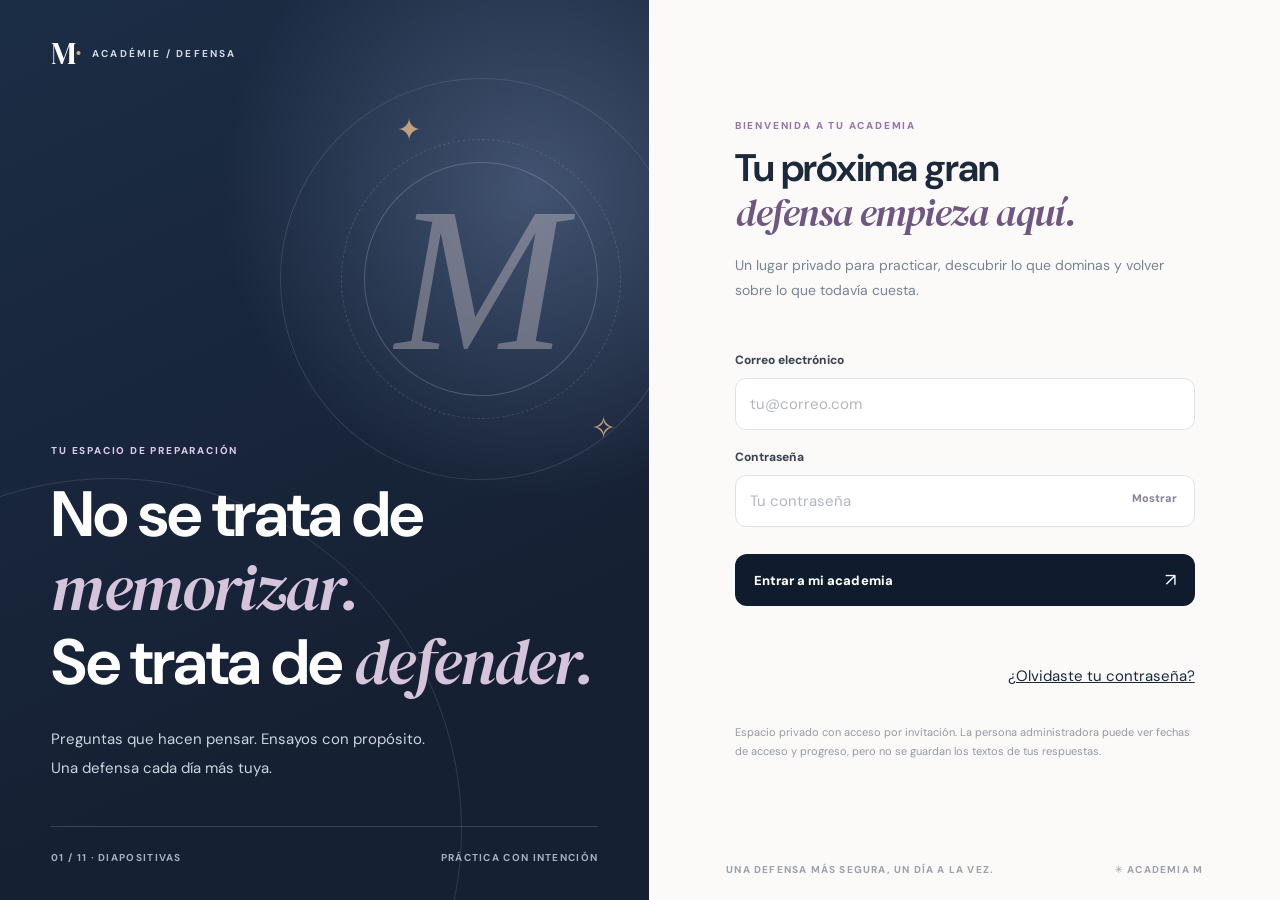
<file: index.html>
﻿<!doctype html><html lang="es"><head><meta charset="utf-8"><meta name="viewport" content="width=device-width,initial-scale=1"><meta http-equiv="refresh" content="0;url=./michele-defensa-trainer/"><title>Academia M</title></head><body><p><a href="./michele-defensa-trainer/">Abrir Academia M</a></p></body></html>
</file>
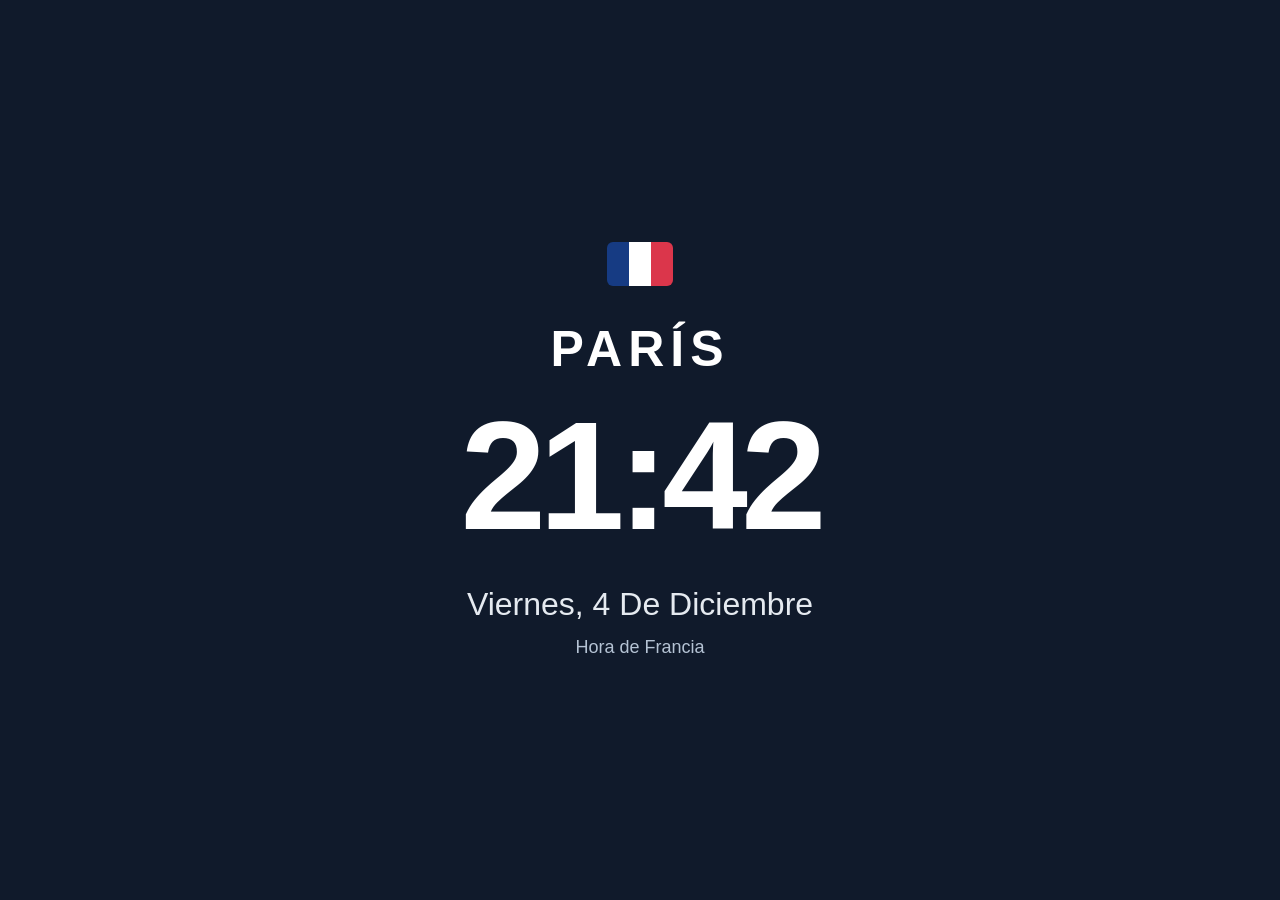
<file: hora-de-paris/index.html>
<!doctype html>
<html lang="es"><head><meta charset="utf-8"><meta name="viewport" content="width=device-width,initial-scale=1,viewport-fit=cover"><meta name="theme-color" content="#101a2b"><meta name="apple-mobile-web-app-capable" content="yes"><meta name="apple-mobile-web-app-status-bar-style" content="black-translucent"><meta name="apple-mobile-web-app-title" content="Hora de París"><title>Hora de París</title><link rel="apple-touch-icon" href="icon.png"><link rel="icon" href="icon.svg"><link rel="manifest" href="manifest.webmanifest"><style>
*{box-sizing:border-box}html,body{margin:0;background:#101a2b;color:#fff;font-family:-apple-system,BlinkMacSystemFont,Arial,sans-serif}body{min-height:100vh;min-height:100dvh;display:grid;place-items:center;padding:24px;padding-top:max(24px,env(safe-area-inset-top));padding-bottom:max(24px,env(safe-area-inset-bottom))}main{text-align:center;width:100%;max-width:680px}.flag{display:flex;width:66px;height:44px;margin:0 auto 34px;border-radius:6px;overflow:hidden}.flag i{flex:1;background:#163b83}.flag i:nth-child(2){background:#fff}.flag i:nth-child(3){background:#db364b}h1{font-size:clamp(28px,8vw,50px);letter-spacing:.12em;margin:0 0 12px;font-weight:600}time{display:block;font-size:clamp(64px,23vw,154px);line-height:1.12;font-variant-numeric:tabular-nums;letter-spacing:-.045em;font-weight:650;white-space:nowrap}.date{font-size:clamp(19px,5.8vw,32px);margin:24px 0 0;text-transform:capitalize;color:#e5eaf0}.hint{font-size:18px;color:#b5c3d4;margin:14px 0 0}
</style></head><body><main><div class="flag" aria-label="Francia"><i></i><i></i><i></i></div><h1>PARÍS</h1><time id="clock">--:--</time><p id="date" class="date"></p><p class="hint">Hora de Francia</p><noscript>Activa JavaScript para ver la hora.</noscript></main><script>
const zone='Europe/Paris';
const clockFormat=new Intl.DateTimeFormat('es-CL',{timeZone:zone,hour:'2-digit',minute:'2-digit',hourCycle:'h23'});
const dateFormat=new Intl.DateTimeFormat('es-CL',{timeZone:zone,weekday:'long',day:'numeric',month:'long'});
function update(){const now=new Date();document.getElementById('clock').textContent=clockFormat.format(now);document.getElementById('date').textContent=dateFormat.format(now);}
update();setInterval(update,1000);document.addEventListener('visibilitychange',update);window.addEventListener('pageshow',update);
if('serviceWorker' in navigator) navigator.serviceWorker.register('./sw.js').catch(()=>{});
</script></body></html>
</file>
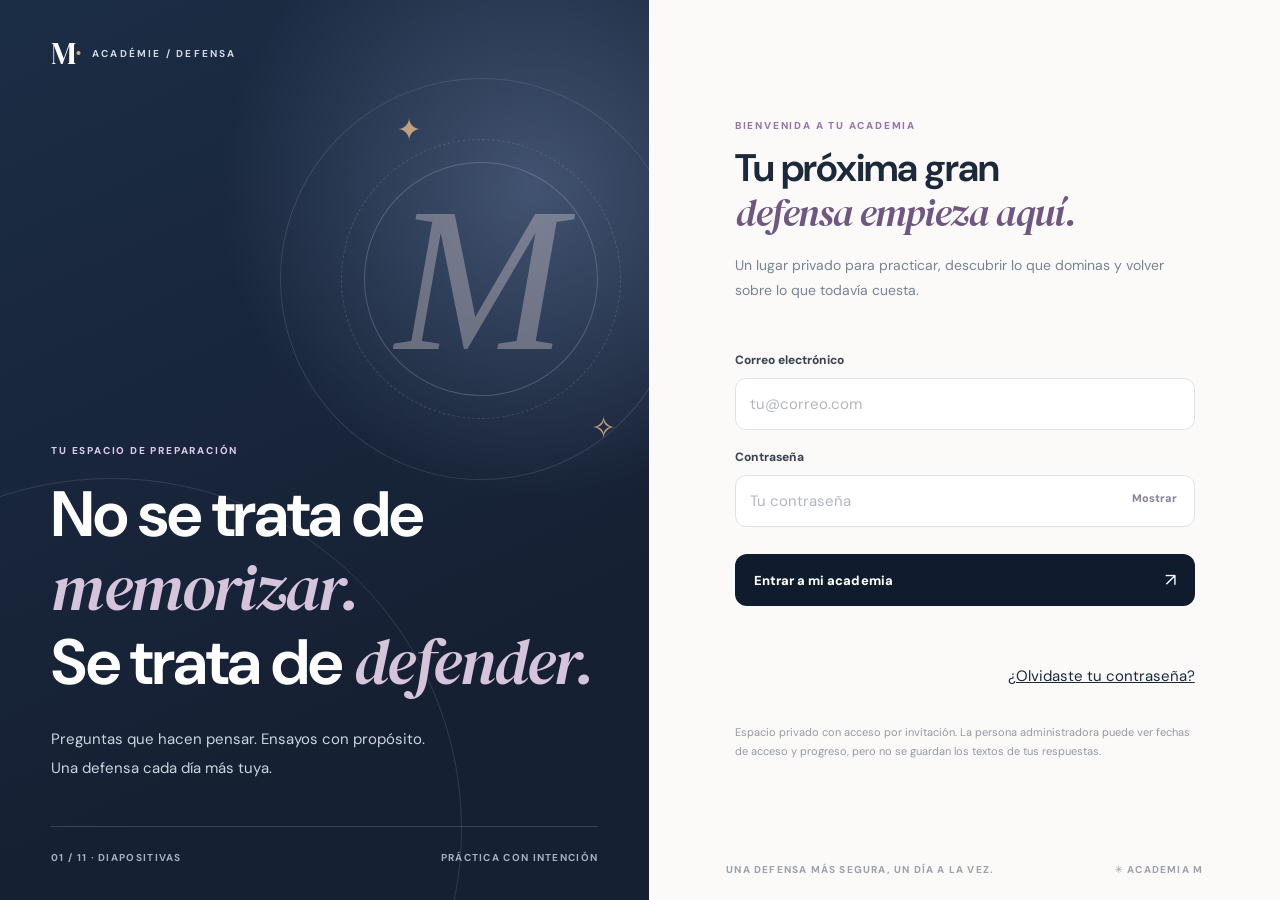
<file: michele-defensa-trainer/index.html>
<!doctype html>
<html lang="es">
<head>
<meta charset="utf-8">
<meta name="viewport" content="width=device-width,initial-scale=1">
<meta name="theme-color" content="#162235">
<meta name="description" content="Academia privada de entrenamiento para la defensa de tesis.">
<title>Academia Michele · Tu defensa, a tu ritmo</title>
<link rel="preconnect" href="https://fonts.googleapis.com">
<link rel="preconnect" href="https://fonts.gstatic.com" crossorigin>
<link href="https://fonts.googleapis.com/css2?family=DM+Sans:wght@400;500;600;700;800&family=DM+Serif+Display:ital@0;1&display=swap" rel="stylesheet">
<link rel="stylesheet" href="./styles.css">
<script src="./config.js" defer></script>
<script src="./app.js" defer></script>
</head>
<body>
<div id="auth" class="auth-layout">
  <div class="auth-art">
    <div class="auth-top"><span class="brand-symbol">M<span>·</span></span><span class="brand-word">ACADÉMIE / DEFENSA</span></div>
    <div class="auth-orbit" aria-hidden="true"><div class="orbit-ring ring-one"></div><div class="orbit-ring ring-two"></div><div class="orbit-center">M</div><span class="orbit-star star-one">✦</span><span class="orbit-star star-two">✧</span></div>
    <div class="auth-story">
      <span class="eyebrow bright">TU ESPACIO DE PREPARACIÓN</span>
      <h1>No se trata de<br><em>memorizar.</em><br>Se trata de <em>defender.</em></h1>
      <p>Preguntas que hacen pensar. Ensayos con propósito. Una defensa cada día más tuya.</p>
      <div class="auth-foot"><span>01 / 11 · DIAPOSITIVAS</span><span>PRÁCTICA CON INTENCIÓN</span></div>
    </div>
  </div>
  <div class="auth-panel">
    <div class="auth-panel-inner">
      <span class="eyebrow accent">BIENVENIDA A TU ACADEMIA</span>
      <h2>Tu próxima gran<br><em>defensa empieza aquí.</em></h2>
      <p class="muted">Un lugar privado para practicar, descubrir lo que dominas y volver sobre lo que todavía cuesta.</p>
      <form id="login-form" autocomplete="on">
        <label for="login-email">Correo electrónico</label>
        <input id="login-email" name="email" type="email" required autocomplete="username" placeholder="tu@correo.com">
        <label for="login-password">Contraseña</label>
        <div class="input-wrap"><input id="login-password" name="password" type="password" required minlength="6" autocomplete="current-password" placeholder="Tu contraseña"><button id="toggle-password" type="button" aria-label="Mostrar contraseña">Mostrar</button></div>
        <button class="button button-dark auth-submit" type="submit" id="login-button">Entrar a mi academia <span aria-hidden="true">↗</span></button>
        <p id="login-error" class="form-error" role="alert"></p>
      </form>
      <div class="auth-secondary" id="recovery-entry"><button id="forgot-password" type="button" class="auth-text-button">¿Olvidaste tu contraseña?</button></div>
      <form id="recovery-form" hidden>
        <h3>Recuperar acceso</h3>
        <label for="recovery-email">Correo de tu cuenta</label>
        <input id="recovery-email" type="email" autocomplete="email" required placeholder="tu@correo.com">
        <button id="recovery-submit" type="submit" class="button button-dark auth-submit">Enviar enlace de recuperación</button>
        <button id="recovery-cancel" type="button" class="auth-text-button">Volver al inicio de sesión</button>
        <p id="recovery-message" class="form-error" role="status"></p>
      </form>
      <form id="password-setup" hidden>
        <h3 id="password-setup-heading">Activa tu acceso</h3>
        <p class="muted">Establece una contraseña personal para tu academia. No se comparte con el administrador.</p>
        <label for="new-password">Nueva contraseña (mínimo 12 caracteres)</label>
        <input id="new-password" type="password" minlength="12" required autocomplete="new-password">
        <label for="confirm-new-password">Confirma tu contraseña</label>
        <input id="confirm-new-password" type="password" minlength="12" required autocomplete="new-password">
        <button id="password-setup-submit" type="submit" class="button button-dark auth-submit">Guardar contraseña</button>
        <button id="password-setup-cancel" type="button" class="auth-text-button" hidden>Cancelar y volver a la academia</button>
        <p id="password-setup-message" class="form-error" role="status"></p>
      </form>
      <div id="demo-invite" hidden><div class="demo-info">Vista previa de diseño. No contiene preguntas de la tesis, datos personales ni seguimiento real.</div><button type="button" class="button button-outline full-width" id="demo-button">Explorar como estudiante <span aria-hidden="true">↗</span></button><button type="button" class="button button-quiet full-width" id="demo-admin-button">Vista del administrador (demo) ↗</button></div>
      <p class="privacy-note">Espacio privado con acceso por invitación. La persona administradora puede ver fechas de acceso y progreso, pero no se guardan los textos de tus respuestas.</p>
    </div>
    <div class="auth-panel-footer"><span>UNA DEFENSA MÁS SEGURA, UN DÍA A LA VEZ.</span><span>✳ ACADEMIA M</span></div>
  </div>
</div>

<div id="app" class="app-shell" hidden>
  <aside class="sidebar">
    <div class="sidebar-brand"><span class="brand-symbol">M<span>·</span></span><span><strong>academia.</strong><small>DEFENSA DE TESIS</small></span></div>
    <div class="sidebar-section-label">MI ESPACIO</div>
    <nav aria-label="Navegación principal">
      <button class="nav-item active" data-view="home"><span class="nav-glyph">⌂</span> Mi academia</button>
      <button class="nav-item" data-view="practice"><span class="nav-glyph">✺</span> Sala de práctica</button>
      <button class="nav-item" data-view="slides"><span class="nav-glyph">▤</span> Mis diapositivas</button>
      <a id="v2-link" class="nav-item" href="./v2.html" style="text-decoration:none"><span class="nav-glyph">✦</span> Entrenamiento avanzado</a>
      <a id="karaoke-v1-link" class="nav-item" href="./karaoke.html" style="text-decoration:none"><span class="nav-glyph">◎</span> Ensayo guiado</a>
      <button class="nav-item" data-view="results"><span class="nav-glyph">◫</span> Mi progreso</button>
      <button class="nav-item admin-only" data-view="admin" hidden><span class="nav-glyph">▥</span> Administración</button>
    </nav>
    <div class="sidebar-spacer"></div>
    <div class="sidebar-tip"><span>✦ UNA IDEA PARA HOY</span><p>No hace falta una respuesta perfecta. Hace falta una respuesta que puedas sostener.</p></div>
    <div class="sidebar-user"><div class="avatar" id="sidebar-avatar">M</div><span><strong id="sidebar-name">Michele</strong><small id="sidebar-role">Entrenamiento privado</small></span><button id="change-own-password" type="button" class="sidebar-password" title="Cambiar mi contraseña">Clave</button><button id="logout" aria-label="Cerrar sesión" title="Cerrar sesión" class="logout">↪</button></div>
  </aside>

  <main class="main">
    <header class="topbar"><div class="breadcrumb">ACADEMIA M <span>/</span> <strong id="view-name">MI ACADEMIA</strong></div><div class="topbar-right"><span id="demo-badge" class="pill pill-demo" hidden>VISTA DEMO</span><span id="today-label"></span><span class="top-star">✳</span></div></header>
    <div id="toast" class="toast" aria-live="polite"></div>

    <section id="view-home" class="page active" aria-labelledby="home-heading">
      <div class="hero">
        <div class="hero-copy"><span class="eyebrow bright"><span class="live-dot"></span> TU ENTRENAMIENTO DE HOY</span><h1 id="home-heading">La confianza se<br><em>construye practicando.</em></h1><p>Una pregunta bien respondida vale más que diez respuestas memorizadas.</p><button id="hero-start" class="button button-light">Continuar mi entrenamiento <span>↗</span></button></div>
        <div class="hero-decoration" aria-hidden="true"><div class="hero-arc arc-a"></div><div class="hero-arc arc-b"></div><span class="hero-number">07</span><div class="hero-small">DÍAS PARA<br>GANAR CONFIANZA</div><span class="hero-spark">✦</span></div>
      </div>

      <div class="daily-mission">
        <div class="mission-icon">✦</div>
        <div class="mission-description"><span class="eyebrow accent" id="mission-kicker">MISIÓN · DÍA 01</span><h3 id="mission-title">Empezar por lo esencial</h3><p id="mission-subtitle">Cuatro preguntas para abrir el camino, sin prisa.</p></div>
        <div class="mission-count" id="mission-count">0 / 4</div>
        <button class="mission-button" id="mission-start">Continuar misión ↗</button>
      </div>
      <div class="section-heading"><div><span class="eyebrow accent">EL CAMINO, PASO A PASO</span><h2>Tu progreso de un vistazo</h2></div><span class="text-link" id="progress-caption">Cada intento cuenta.</span></div>
      <div class="stats-grid">
        <div class="stat-card"><div class="stat-top"><span>Preguntas practicadas</span><span>◉</span></div><div class="stat-number"><span id="stat-answered">0</span><small>/ <span id="stat-total">60</span></small></div><div class="stat-bottom">Con práctica registrada</div></div>
        <div class="stat-card"><div class="stat-top"><span>Días de estudio</span><span>✧</span></div><div class="stat-number" id="stat-days">0</div><div class="stat-bottom">La constancia se construye</div></div>
        <div class="stat-card"><div class="stat-top"><span>Promedio declarado</span><span>↗</span></div><div class="stat-number"><span id="stat-average">—</span><small>/ 4</small></div><div class="stat-bottom">Autoevaluación, no nota académica</div></div>
      </div>

      <div class="section-heading space-top"><div><span class="eyebrow accent">ELIGE CÓMO PRACTICAR</span><h2>¿En qué quieres avanzar?</h2></div></div>
      <div class="mode-grid">
        <button class="mode-card" data-mode-target="study"><span class="mode-visual lavender">✧</span><span class="mode-index">01 · FUNDAMENTOS</span><strong>Estudiar<br>con preguntas</strong><span class="mode-description">Una idea, una respuesta, una nueva claridad.</span><span class="mode-arrow">↗</span></button>
        <button class="mode-card" data-mode-target="slide"><span class="mode-visual peach">▣</span><span class="mode-index">02 · PRESENTACIÓN</span><strong>Dominar mis<br>diapositivas</strong><span class="mode-description">Explica cada lámina sin depender del guion.</span><span class="mode-arrow">↗</span></button>
        <button class="mode-card" data-mode-target="tribunal"><span class="mode-visual mint">⚖</span><span class="mode-index">03 · PREGUNTAS DIFÍCILES</span><strong>Enfrentar<br>al tribunal</strong><span class="mode-description">Objeciones reales, pensamiento jurídico propio.</span><span class="mode-arrow">↗</span></button>
        <button class="mode-card" data-mode-target="mock"><span class="mode-visual gold">◷</span><span class="mode-index">04 · ENSAYO GENERAL</span><strong>Simular<br>mi defensa</strong><span class="mode-description">15 minutos de exposición y preguntas de cierre.</span><span class="mode-arrow">↗</span></button>
      </div>
      <div class="bottom-note"><span class="bottom-note-icon">✳</span><span><strong>Una cosa a la vez.</strong> Tu academia guarda cada evaluación que decidas registrar. No genera notas jurídicas automáticas.</span></div>
    </section>

    <section id="view-practice" class="page" aria-labelledby="practice-heading">
      <div class="page-intro"><span class="eyebrow accent">ENTRENAR PARA ARGUMENTAR</span><h1 id="practice-heading">Sala de <em>práctica.</em></h1><p>No necesitas saberlo todo antes de empezar. Responde primero; revisa después.</p></div>
      <div class="practice-layout">
        <div class="practice-primary">
          <div class="mode-tabs" role="group" aria-label="Modo de práctica"><button class="mode-tab active" data-practice-mode="study">Estudiar</button><button class="mode-tab" data-practice-mode="slide">Por lámina</button><button class="mode-tab" data-practice-mode="tribunal">Tribunal</button><button class="mode-tab" data-practice-mode="mock">Simulacro</button></div>
          <div class="question-panel">
            <div class="question-top"><span class="eyebrow accent" id="question-meta">PREPARADA PARA EMPEZAR</span><span class="question-index" id="question-count">PREGUNTA · —</span></div>
            <div id="question-idle" class="question-idle"><div class="question-icon">✳</div><h2>Una pregunta puede cambiar toda una defensa.</h2><p>Elige una modalidad y pulsa «Empezar». No verás la pauta hasta que decidas mostrarla.</p><button id="start-practice" class="button button-dark">Empezar a practicar <span>↗</span></button></div>
            <div id="question-live" hidden><h2 class="current-question" id="question-text"></h2><label for="answer-box" class="field-label">Tu respuesta o apuntes (opcional, no se guardan)</label><textarea id="answer-box" rows="6" placeholder="Escribe tus ideas después de responder en voz alta, o déjalo vacío. El texto no se envía al administrador."></textarea><div class="question-actions"><button class="button button-outline" id="show-criterion">Mostrar pauta de contraste</button><button class="button button-quiet" id="skip-question">Otra pregunta ↗</button></div><div id="criterion-box" class="criterion-box" hidden><span class="eyebrow accent">DESPUÉS DE TU RESPUESTA</span><h3>Para contrastar tu argumento</h3><p id="criterion-text"></p><div class="score-area"><span>¿Cómo evaluarías tu respuesta?</span><div class="score-buttons" role="group" aria-label="Autoevaluación de cero a cuatro"><button data-score="0">0</button><button data-score="1">1</button><button data-score="2">2</button><button data-score="3">3</button><button data-score="4">4</button></div><small>0: no pude responder · 4: razonamiento sólido y autónomo</small></div></div></div>
          </div>
        </div>
        <aside class="practice-side"><div class="timer-card"><span class="eyebrow bright">TIEMPO DE ENSAYO</span><div class="timer-display" id="timer">15:00</div><div class="timer-progress"><div id="timer-fill"></div></div><div class="timer-actions"><button id="timer-toggle">Iniciar</button><button id="timer-reset">Reiniciar</button></div><small>Objetivo de práctica, sujeto a la pauta oficial.</small></div><div class="side-advice"><span class="eyebrow accent">EL SECRETO</span><h3>Primero razona.<br><em>Luego compara.</em></h3><p>La pauta es una brújula, no una respuesta para memorizar.</p><div class="side-lines" aria-hidden="true">✦ ─────────</div></div></aside>
      </div>
    </section>

    <section id="view-slides" class="page" aria-labelledby="slides-heading">
      <div class="page-intro"><span class="eyebrow accent">UN ARGUMENTO POR LÁMINA</span><h1 id="slides-heading">Tus <em>11 diapositivas.</em></h1><p>Practica cada idea hasta que puedas explicarla sin mirar el texto.</p></div>
      <div id="slides-grid" class="slides-grid"></div>
      <div class="bottom-note"><span class="bottom-note-icon">◈</span><span>Esta versión muestra fichas de preparación. La reproducción del PowerPoint original dentro de la sala será una mejora posterior.</span></div>
    </section>

    <section id="view-results" class="page" aria-labelledby="results-heading">
      <div class="page-intro"><span class="eyebrow accent">VER EL CAMINO RECORRIDO</span><h1 id="results-heading">Mi <em>progreso.</em></h1><p>Una mirada honesta a tu constancia, sin confundir autoevaluación con una nota de tribunal.</p></div>
      <div class="results-grid"><div class="results-chart card"><div class="card-label">ÚLTIMOS SIETE DÍAS</div><h2>La práctica crea confianza</h2><div id="week-chart" class="week-chart"></div></div><div class="results-focus card"><div class="card-label">PRÓXIMO PASO</div><h2>Tu siguiente pequeño avance</h2><p id="focus-message">Comienza con una pregunta y registra cómo te fue.</p><button class="button button-dark" data-view-action="practice">Volver a practicar ↗</button></div></div>
      <div class="card records-card"><div class="section-heading"><h2>Últimas prácticas</h2><span class="eyebrow muted">AUTOEVALUACIÓN</span></div><div class="table-scroll"><table><thead><tr><th>Fecha</th><th>Pregunta</th><th>Modalidad</th><th>Resultado</th></tr></thead><tbody id="attempts-body"></tbody></table></div></div>
    </section>

    <section id="view-admin" class="page admin-only" aria-labelledby="admin-heading" hidden>
      <div class="page-intro"><span class="eyebrow accent">VISTA DEL ADMINISTRADOR</span><h1 id="admin-heading">Seguimiento <em>privado.</em></h1><p>Accesos y hábitos de práctica, con respeto por la privacidad de las respuestas.</p></div>
      <div class="stats-grid"><div class="stat-card"><div class="stat-top">Usuarios autorizados <span>◈</span></div><div class="stat-number" id="admin-users">0</div></div><div class="stat-card"><div class="stat-top">Inicios de sesión <span>↗</span></div><div class="stat-number" id="admin-logins">0</div></div><div class="stat-card"><div class="stat-top">Intentos de práctica <span>✳</span></div><div class="stat-number" id="admin-attempts">0</div></div></div>
      <div class="card records-card"><div class="section-heading"><h2>Última conexión por estudiante</h2><span class="eyebrow muted">FECHAS REGISTRADAS</span></div><div class="table-scroll"><table><thead><tr><th>Usuario</th><th>Último acceso</th><th>Preguntas practicadas</th></tr></thead><tbody id="admin-members"></tbody></table></div></div>
      <div class="card records-card"><div class="section-heading"><h2>Actividad reciente</h2><span class="eyebrow muted">SOLO DATOS NECESARIOS</span></div><div class="table-scroll"><table><thead><tr><th>Fecha y hora</th><th>Usuario</th><th>Actividad</th></tr></thead><tbody id="admin-events"></tbody></table></div></div>
      <div class="bottom-note"><span class="bottom-note-icon">◇</span><span>Las marcas de tiempo se generan al registrar acciones desde la cuenta. Este panel no captura audio, texto de las respuestas ni actividad fuera de la academia.</span></div>
    </section>
  </main>
</div>
</body>
</html>
</file>
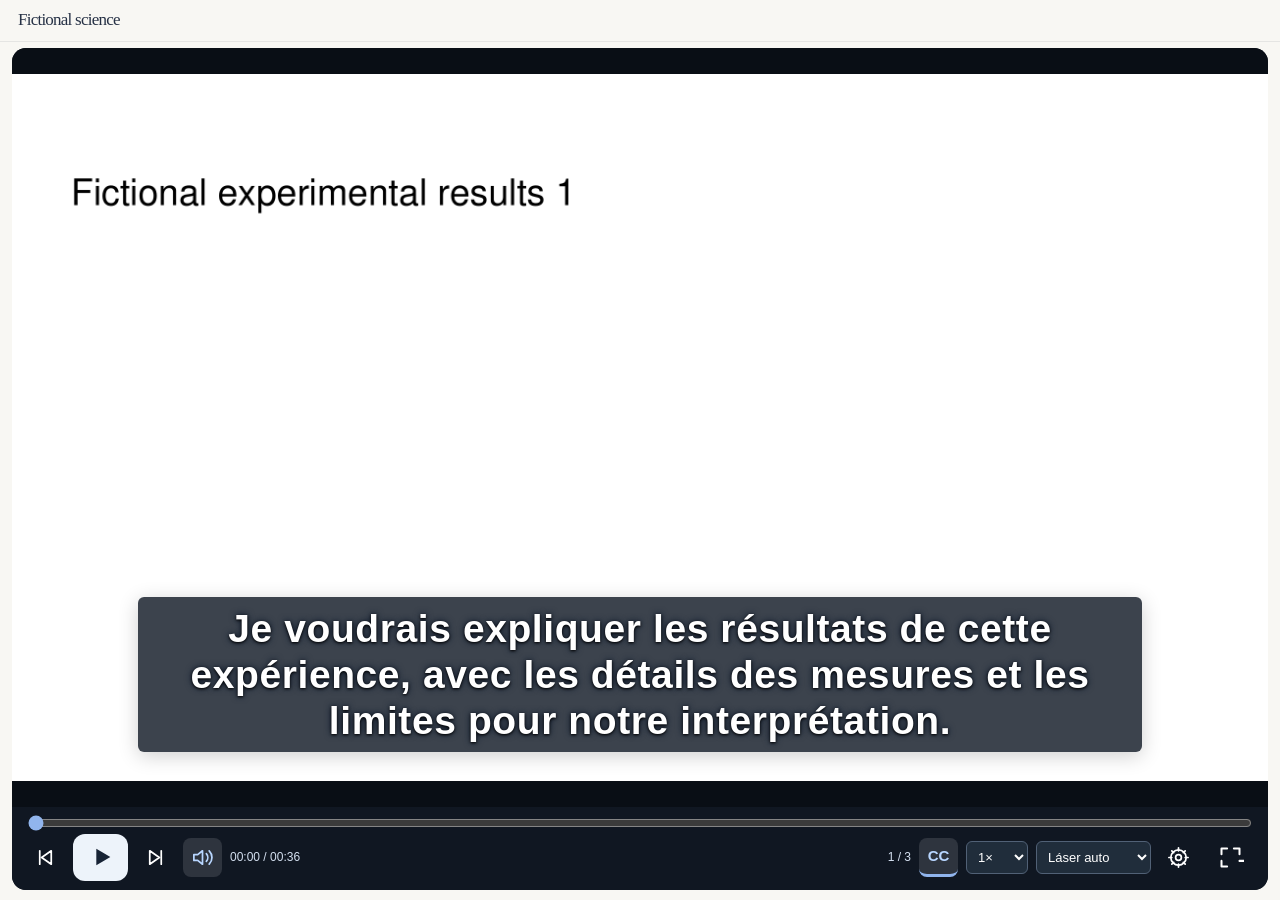
<file: paos-demo/index.html>
<!doctype html>
<html lang="es">
<head>
  <meta charset="utf-8"><meta name="viewport" content="width=device-width,initial-scale=1">
  <meta name="color-scheme" content="light">
  <title>PAOS · Academia de presentación</title>
  <link rel="stylesheet" href="./style.css">
  <link rel="stylesheet" href="./guided.css">
</head>
<body>
  <div class="app-shell">
    <aside class="sidebar" aria-label="Navegación de la academia">
      <div class="brand"><div class="brand-mark">P</div><div><strong>Presentation Academy</strong><small>OS · RPOS 0.1.1</small></div></div>
      <div class="sidebar-label">ENTRENAMIENTO</div>
      <nav id="navigation" class="navigation" aria-label="Modalidades">
        <button data-mode="quiz" class="nav-link active"><span>◎</span> Estudiar</button>
        <button data-mode="resources" class="nav-link"><span>▣</span> Por recurso</button>
        <button data-mode="exam" class="nav-link"><span>◇</span> Preguntas del público</button>
        <button data-mode="mock" class="nav-link"><span>◷</span> Simulacro</button>
        <button data-mode="guided" class="nav-link"><span>▷</span> Ensayo guiado</button>
        <button data-mode="progress" class="nav-link"><span>▥</span> Mi progreso</button>
      </nav>
      <div class="sidebar-foot"><strong>PRIVACIDAD</strong><p>Este piloto utiliza únicamente contenido ficticio. No contiene materiales de ninguna tesis.</p><span class="pill">Modo demostración</span></div>
    </aside>
    <div class="workspace">
      <header class="topbar"><div><p class="eyebrow">ACADEMIA CONFIGURABLE</p><h1 id="academy-title">Entrenamiento de presentaciones</h1><p id="academy-subtitle" class="muted"></p></div><div class="topbar-side"><span class="status-dot"></span> Demo sin cuentas</div></header>
      <main id="main" class="main" tabindex="-1" aria-live="polite"><p>Cargando academia…</p></main>
      <footer class="footer">Presentation Academy OS · Piloto privado reutilizable · No califica respuestas orales automáticamente</footer>
    </div>
  </div>
  <script src="./config.js"></script>
  <script src="./content.js"></script>
  <script src="./guided-data.js"></script>
  <script src="./guided.js"></script>
  <script src="./app.js"></script>
</body>
</html>
</file>
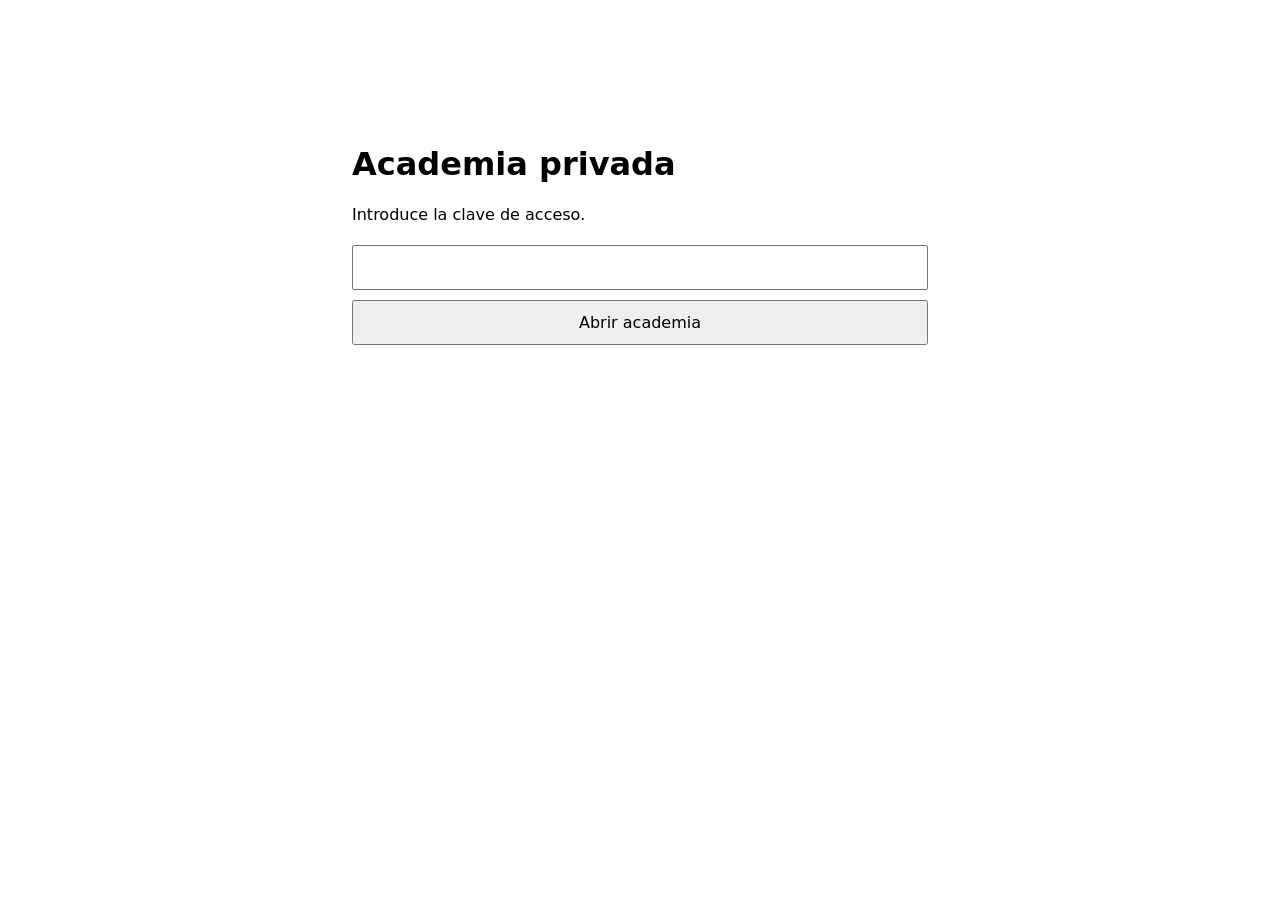
<file: paos-protected-fixture-001/index.html>
<!doctype html><html lang="es"><head><meta charset="utf-8"><meta name="viewport" content="width=device-width,initial-scale=1"><title>Academia privada</title><style>body{font:16px system-ui;max-width:36rem;margin:12vh auto;padding:1rem}input,button{font:inherit;padding:.7rem;width:100%;box-sizing:border-box;margin:.3rem 0}</style></head><body><h1>Academia privada</h1><p>Introduce la clave de acceso.</p><form id="unlock"><input id="key" type="password" autocomplete="off" required aria-label="Clave"><button>Abrir academia</button></form><p id="status" role="status"></p><script src="unlock.js"></script></body></html>
</file>
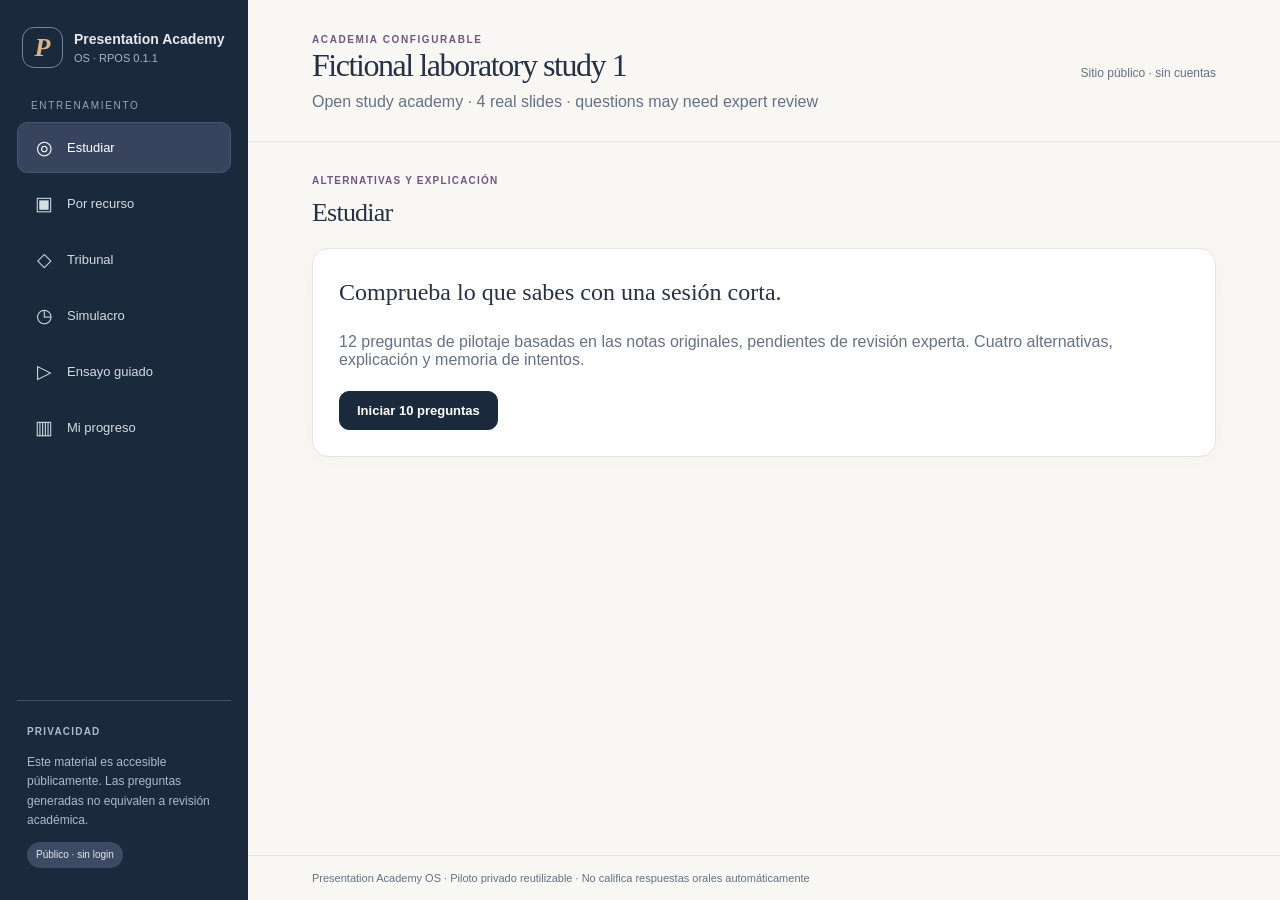
<file: paos-validacion/index.html>
<!doctype html>
<html lang="es">
<head>
  <meta charset="utf-8"><meta name="viewport" content="width=device-width,initial-scale=1">
  <meta name="color-scheme" content="light">
  <title>PAOS · Academia de presentación</title>
  <link rel="stylesheet" href="./style.css">
</head>
<body>
  <div class="app-shell">
    <aside class="sidebar" aria-label="Navegación de la academia">
      <div class="brand"><div class="brand-mark">P</div><div><strong>Presentation Academy</strong><small>OS · RPOS 0.1.1</small></div></div>
      <div class="sidebar-label">ENTRENAMIENTO</div>
      <nav id="navigation" class="navigation" aria-label="Modalidades">
        <button data-mode="quiz" class="nav-link active"><span>◎</span> Estudiar</button>
        <button data-mode="resources" class="nav-link"><span>▣</span> Por recurso</button>
        <button data-mode="exam" class="nav-link"><span>◇</span> Tribunal</button>
        <button data-mode="mock" class="nav-link"><span>◷</span> Simulacro</button>
        <button data-mode="guided" class="nav-link"><span>▷</span> Ensayo guiado</button>
        <button data-mode="progress" class="nav-link"><span>▥</span> Mi progreso</button>
      </nav>
      <div class="sidebar-foot"><strong>PRIVACIDAD</strong><p>Este piloto utiliza únicamente contenido ficticio. No contiene materiales de ninguna tesis.</p><span class="pill">Modo demostración</span></div>
    </aside>
    <div class="workspace">
      <header class="topbar"><div><p class="eyebrow">ACADEMIA CONFIGURABLE</p><h1 id="academy-title">Entrenamiento de presentaciones</h1><p id="academy-subtitle" class="muted"></p></div><div class="topbar-side"><span class="status-dot"></span> Demo sin cuentas</div></header>
      <main id="main" class="main" tabindex="-1" aria-live="polite"><p>Cargando academia…</p></main>
      <footer class="footer">Presentation Academy OS · Piloto privado reutilizable · No califica respuestas orales automáticamente</footer>
    </div>
  </div>
  <script src="./config.js"></script>
  <script src="./content.js"></script>
  <script src="./app.js"></script>
</body>
</html>
</file>
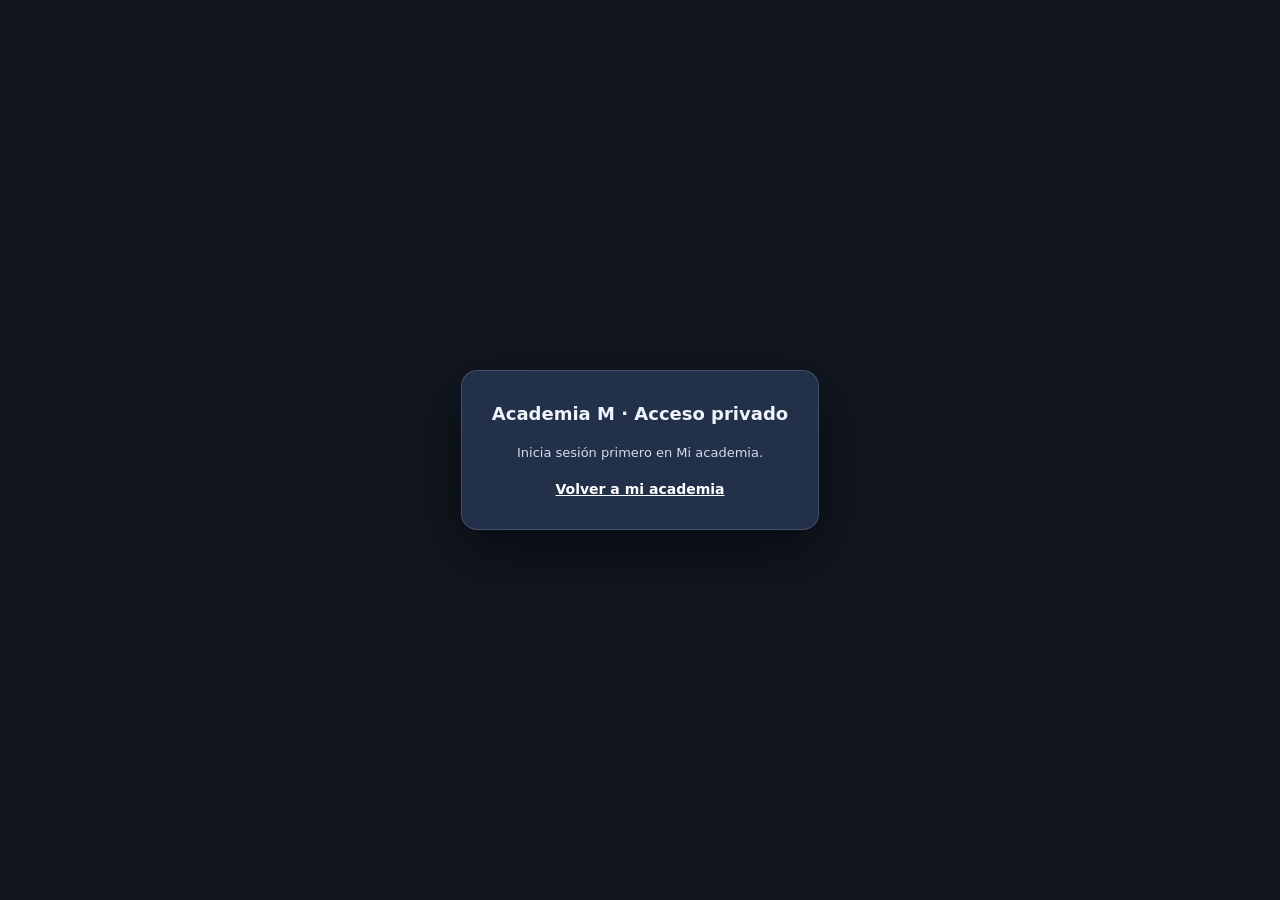
<file: michele-defensa-trainer/karaoke.html>
<!doctype html>
<html lang="es">
<head>
  <meta charset="utf-8">
  <meta name="viewport" content="width=device-width, initial-scale=1">
  <meta name="theme-color" content="#171819">
  <title>Academia M · Defensa simulada · 11 láminas</title>
  <link rel="stylesheet" href="./karaoke.css?v=1">
  <script src="./config.js" defer></script>
  <script src="./karaoke-private.js?v=20261122" defer></script>
  <script src="./karaoke.js?v=20261122" defer></script>
</head>
<body>
  <div class="private-notice" id="private-notice" role="status">
    <div class="private-notice-card">
      <strong>Academia M · Acceso privado</strong>
      <p id="private-notice-message">Comprobando la sesión y cargando los medios protegidos…</p>
      <a href="./index.html">Volver a mi academia</a>
    </div>
  </div>
  <main class="meeting" id="meeting" aria-label="Simulador privado de defensa de tesis">
    <header class="meeting-header">
      <div class="meeting-left"><a class="back-to-academy" href="./v2.html?mode=mock" title="Volver a los cuatro modos de práctica" aria-label="Volver a la academia">←</a><span class="security-icon">◆</span>
        <span class="meeting-name">Defensa de tesis · Magíster en Sistema Penal</span>
      </div>
      <span class="meeting-simulated"><span class="online"></span> SIMULACIÓN DE VIDEOLLAMADA</span>
      <div class="header-right">
        <button class="meeting-clock" type="button" id="meeting-clock"
                aria-label="Cambiar diapositiva" aria-expanded="false">Academia M · Lámina 09/11</button>
          <div class="share-hint" aria-label="Navegación entre diapositivas">
            <button id="prev-slide" type="button" title="Lámina anterior" aria-label="Lámina anterior">‹</button>
            <label class="sr-only" for="slide-picker">Elegir lámina</label>
            <select id="slide-picker" aria-label="Elegir lámina"></select>
            <button id="next-slide" type="button" title="Lámina siguiente" aria-label="Lámina siguiente">›</button>
          </div>
      </div>
    </header>

    <div class="meeting-content" id="meeting-content">
      <section class="stage-column" aria-label="Exposición de tesis">


        <section class="stage" aria-label="Diapositiva con puntero y teleprónter">
          <div id="slide-frame" class="slide-frame">
            <img id="slide-image" alt="Lámina protegida V6" decoding="async">
            <button id="fullscreen-stage" type="button" class="stage-fullscreen"
                    title="Pantalla completa (F)" aria-label="Pantalla completa">
              ⛶ <span>Ampliar</span>
            </button>
            <div id="laser" class="laser" aria-hidden="true"></div>
            <div id="laser-tag" class="laser-tag" aria-hidden="true"></div>
            <div id="captions" class="captions">
            <div class="caption-status">
              <span class="caption-icon">CC</span>
              <span id="cue-count">LÁMINA 09</span>
              <span class="caption-divider">·</span>
              <span id="pointer-status">Puntero preparado</span>
            </div>
            <div id="current-line" class="current-line" aria-live="off">Preparando el guion…</div>
            <div id="next-line" class="next-line" aria-hidden="true">—</div>
              <span class="caption-grip grip-nw" data-resize="nw" title="Escalar desde esquina superior izquierda">↖↘</span>
              <span class="caption-grip grip-n" data-resize="n" title="Cambiar solo la altura desde arriba">↕</span>
              <span class="caption-grip grip-ne" data-resize="ne" title="Escalar desde esquina superior derecha">↗↙</span>
              <span class="caption-grip grip-e" data-resize="e" title="Cambiar solo el ancho desde la derecha">↔</span>
              <span class="caption-grip grip-se" data-resize="se" title="Escalar desde esquina inferior derecha">↖↘</span>
              <span class="caption-grip grip-s" data-resize="s" title="Cambiar solo la altura desde abajo">↕</span>
              <span class="caption-grip grip-sw" data-resize="sw" title="Escalar desde esquina inferior izquierda">↗↙</span>
              <span class="caption-grip grip-w" data-resize="w" title="Cambiar solo el ancho desde la izquierda">↔</span>
            </div>
          </div>
        </section>
      </section>

      <aside class="jury-sidebar" id="jury-sidebar" aria-label="Comisión simulada">
        <section id="participants" class="participants" aria-label="Participantes de la simulación">
          <article class="participant" aria-label="Gustavo Balmaceda">
            <img class="portrait" data-private-path="jurors/gustavo-balmaceda.jpg" alt="" loading="eager">
            <div class="participant-overlay">Gustavo Balmaceda</div>
          </article>
          <article class="participant" aria-label="Sebastián Valenzuela">
            <img class="portrait" data-private-path="jurors/sebastian-valenzuela.jpg" alt="" loading="eager">
            <div class="participant-overlay">Sebastián Valenzuela</div>
          </article>
          <article class="participant" aria-label="Silvio Cuneo">
            <img class="portrait" data-private-path="jurors/silvio-cuneo.jpg" alt="" loading="eager">
            <div class="participant-overlay">Silvio Cuneo</div>
          </article>
          <article class="participant" aria-label="Federico Szczaranski">
            <img class="portrait" data-private-path="jurors/federico-szczaranski.jpg" alt="" loading="eager">
            <div class="participant-overlay">Federico Szczaranski</div>
          </article>
          <article class="participant self">
            <div class="self-portrait"><strong>M</strong><span>TU CÁMARA ESTÁ APAGADA</span></div>
            <div class="participant-overlay"><span class="mic-muted">⌁</span> Michele · Presentadora</div>
          </article>
        </section>

      </aside>
    </div>

    <video id="narration" playsinline preload="auto" class="audio-source"
           aria-label="Narración de referencia V6">
      <!-- MP4 se entrega como Blob solo tras validar la sesión Supabase -->
    </video>

    <footer class="zoom-toolbar" aria-label="Controles de ensayo">
      <div class="toolbar-left">
        <div class="toolbar-status"><span class="tool-icon mic-off">🎙̸</span><span>Micrófono apagado</span></div>
        <div class="toolbar-status"><span class="tool-icon">▣</span><span>Cámara apagada</span></div>
        <button id="toggle-participants" class="toolbar-button" type="button" aria-pressed="true">
          <span class="tool-icon">♧</span><span>Jurados</span>
        </button>
      </div>
      <div class="toolbar-center">
        <div class="toolbar-row">
          <div class="mode-selector" role="group" aria-label="Modalidad">
            <button id="mode-listen" class="mode active" aria-pressed="true">◉ Escuchar</button>
            <button id="mode-practice" class="mode" aria-pressed="false">◎ Ensayar sola</button>
          </div>
          <div class="play-actions">
            <button id="restart" class="control-compact" aria-label="Reiniciar lámina">↺</button>
            <button id="back" class="control-compact" aria-label="Retroceder cinco segundos">↶5s</button>
            <button id="play" class="control-main" disabled aria-label="Reproducir">▶ <span>Reproducir</span></button>
            <span class="timer"><span id="current-time">00:00</span>/<span id="total-time">01:34</span></span>
          </div>
          <details class="settings"><summary>⚙ Ajustes</summary>
            <div class="settings-content">
              <label for="rate">Velocidad <select id="rate"><option value="0.8">0,80×</option><option value="0.9">0,90×</option><option value="1" selected>1,00×</option><option value="1.1">1,10×</option><option value="1.2">1,20×</option></select></label>
              <label class="check"><input type="checkbox" id="text-visible" checked> Letra</label>
              <label class="check"><input type="checkbox" id="laser-visible" checked> Láser</label>
              <label class="check"><input type="checkbox" id="auto-next" checked> Continuar entre láminas</label>
              <button id="prompter-reset" type="button" class="minor" title="Recuperar la posición y el tamaño del teleprónter">Restablecer teleprónter</button>
              <button id="calibrate" type="button" class="minor">Calibrar láser</button>
              <span id="anchor-count" role="status" aria-live="polite">0 puntos propios</span>
              <button id="undo-anchor" type="button" class="minor" disabled>Deshacer último punto</button>
              <button id="reset-anchors" type="button" class="minor" disabled>Restaurar láser base</button>
              <button id="export" type="button" class="minor" disabled>Exportar puntos</button>
              <button id="import-anchor" type="button" class="minor" disabled>Importar puntos</button>
              <input id="anchor-file" type="file" accept=".json,application/json" hidden aria-label="Archivo de calibración de la lámina">
            </div>
          </details>
        </div>
        <div class="toolbar-progress">
          <input type="range" id="seek" min="0" max="94.53" step="0.05" value="0" disabled aria-label="Avance del audio">
          <div class="chapter-links">
            <button data-jump="534.311">Ejecución</button>
            <button data-jump="544.641">Homicidio</button>
            <button data-jump="560.641">Dolo</button>
            <button data-jump="601.096">Conclusión</button>
          </div>
        </div>
      </div>
      <div class="toolbar-right">
        <button id="fullscreen-button" class="fullscreen-button" type="button" aria-label="Pantalla completa">⛶ <span>Pantalla completa</span></button>
        <button id="end-meeting" class="end-button" type="button">Terminar</button>
      </div>
    </footer>
    <div class="sr-only" role="status" id="message">Preparando los materiales privados…</div>
  </main>
</body>
</html>
</file>
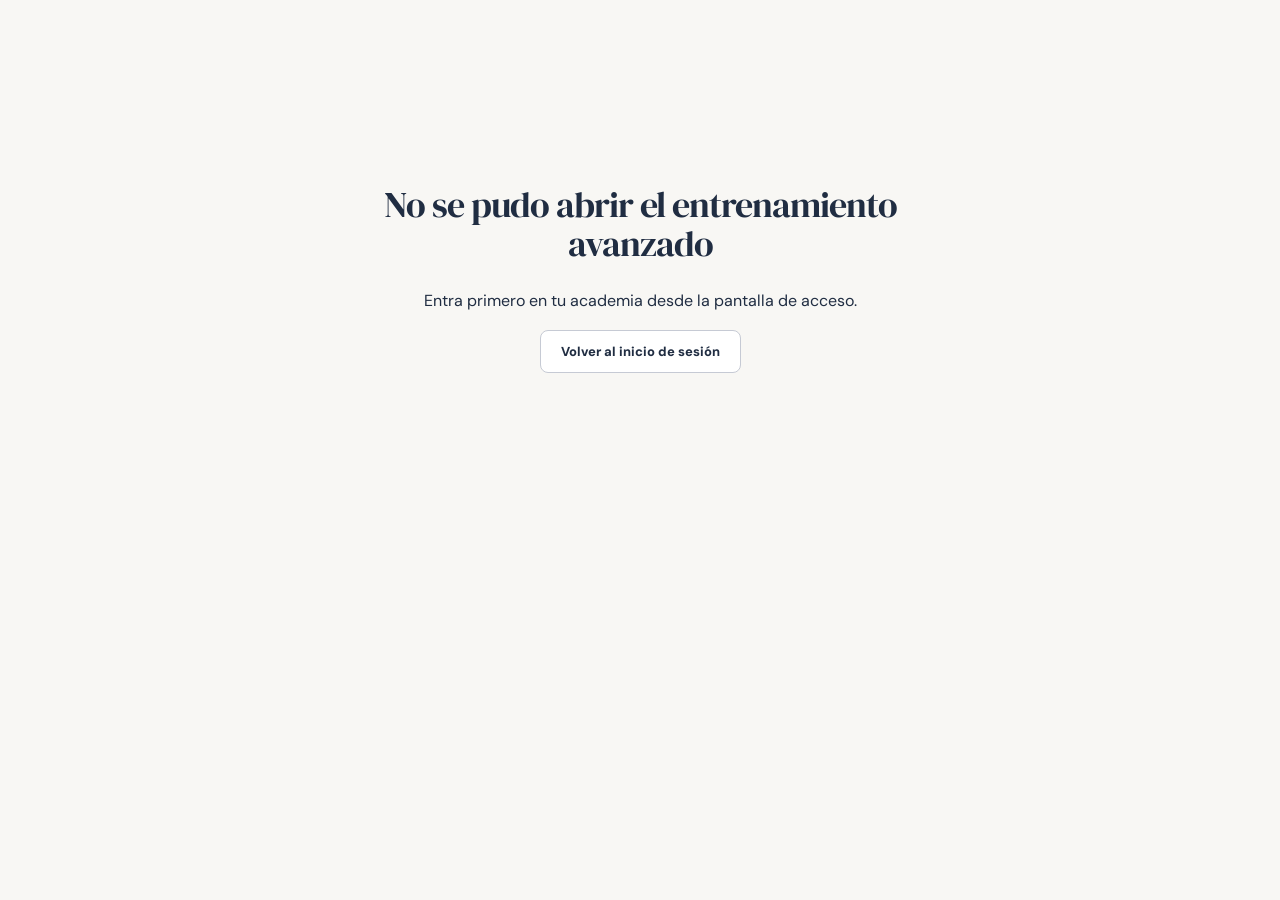
<file: michele-defensa-trainer/v2.html>
<!doctype html>
<html lang="es">
<head>
<meta charset="utf-8">
<meta name="viewport" content="width=device-width,initial-scale=1">
<meta name="theme-color" content="#162337">
<meta name="robots" content="noindex,nofollow">
<meta name="description" content="Entrenamiento privado de defensa de tesis; acceso autorizado.">
<title>Academia M · Entrenamiento avanzado</title>
<link rel="preconnect" href="https://fonts.googleapis.com">
<link rel="preconnect" href="https://fonts.gstatic.com" crossorigin>
<link href="https://fonts.googleapis.com/css2?family=DM+Sans:wght@400;500;600;700;800&family=DM+Serif+Display:ital@0;1&display=swap" rel="stylesheet">
<link rel="stylesheet" href="./v2.css?v=1">
<script src="./config.js" defer></script>
<script src="./v2.js?v=20261122" defer></script>
</head>
<body>
<div id="loading" class="loading" role="status">Preparando tu academia privada…</div>
<div id="error-screen" class="error-screen" hidden>
  <h1>No se pudo abrir el entrenamiento avanzado</h1>
  <p id="error-text">Comprueba que tienes permiso para acceder.</p>
  <a href="./index.html" class="button">Volver al inicio de sesión</a>
</div>
<div id="studio" class="studio" hidden>
  <aside class="sidebar">
    <a href="./index.html" class="brand" aria-label="Volver a Academia M"><span class="brand-monogram">M<span>.</span></span><span><strong>academia.</strong><small>DEFENSA DE TESIS</small></span></a>
    <div class="nav-small">ENTRENAMIENTO AVANZADO</div>
    <nav class="main-nav" aria-label="Modalidades">
      <button data-mode="quiz" class="selected"><span>✧</span><span>Estudiar</span></button>
      <button data-mode="slides"><span>▣</span><span>Por lámina</span></button>
      <button data-mode="tribunal"><span>⚖</span><span>Tribunal</span></button>
      <button data-mode="mock"><span>◷</span><span>Simulacro</span></button>
      <a id="karaoke-link" href="./karaoke.html"><span>◎</span><span>Ensayo guiado</span></a>
      <button data-mode="progress"><span>▥</span><span>Mi progreso</span></button>
    </nav>
    <div class="sidebar-bottom"><p>Responde primero, contrasta después.</p><small>Sin grabaciones, transcripciones ni evaluaciones automáticas.</small></div>
  </aside>
  <main class="workspace">
    <header class="topbar"><span>ACADEMIA M <b>/</b> <strong id="mode-breadcrumb">ESTUDIAR</strong></span><div><span id="identity" aria-label="Cuenta autorizada"></span><a href="./index.html">Mi academia</a></div></header>
    <div id="alert" class="alert" role="status" aria-live="polite" hidden></div>
    <section id="mode-quiz" class="mode-pane" aria-labelledby="quiz-title">
      <div class="heading"><span class="eyebrow">01 · RAZONAMIENTO Y REPASO</span><h1 id="quiz-title">Estudiar <em>de verdad.</em></h1><p>Diez preguntas de alternativas. Primero responde; después compara el fundamento. Las preguntas sin revisión académica no se ofrecen.</p></div>
      <div class="main-card">
        <div class="card-kicker"><span id="quiz-number">SESIÓN SIN COMENZAR</span><span id="quiz-coverage"></span></div>
        <div id="quiz-idle"><h2>No basta con reconocer una frase.</h2><p>Escoge la respuesta mejor sustentada y reconoce cuándo no sabes.</p><button id="quiz-start" class="button primary">Iniciar 10 preguntas</button></div>
        <div id="quiz-live" hidden><div class="quiz-context" id="quiz-area"></div><h2 id="quiz-question"></h2><div id="quiz-options" class="options" role="group" aria-label="Alternativas de respuesta"></div><div id="quiz-feedback" class="feedback" hidden><h3 id="quiz-result"></h3><p id="quiz-explanation"></p><small id="quiz-reference"></small><label>¿Cuánta confianza tenías al responder? <select id="quiz-confidence"><option value="0">0 · Ninguna</option><option value="1">1 · Baja</option><option value="2" selected>2 · Intermedia</option><option value="3">3 · Alta</option><option value="4">4 · Podría defenderla</option></select></label><button id="quiz-next" class="button primary">Guardar y continuar</button></div></div>
        <div id="quiz-finish" hidden><h2>Sesión terminada</h2><p id="quiz-summary"></p><button id="quiz-restart" class="button primary">Otra sesión diferente</button></div>
      </div>
      <div class="small-note" id="quiz-policy">Repetición inteligente: primero nuevas, después los errores e inseguridades. Sin aciertos aleatorios convertidos en «dominio».</div>
    </section>

    <section id="mode-slides" class="mode-pane" aria-labelledby="slides-title" hidden>
      <div class="heading"><span class="eyebrow">02 · PRESENTACIÓN</span><h1 id="slides-title">Tus <em>11 láminas.</em></h1><p>Diapositiva auténtica, accesible solo con tu cuenta. Ensaya sin leer; después descubre la pauta.</p></div>
      <div class="slide-layout">
        <div class="slide-panel">
          <div class="slide-nav"><button id="slide-prev" aria-label="Lámina anterior">‹</button><select id="slide-select" aria-label="Elegir lámina"></select><button id="slide-next" aria-label="Lámina siguiente">›</button><button id="slide-fullscreen" title="Pantalla completa">⛶</button></div>
          <div id="slide-stage" class="slide-stage"><p id="slide-loading" role="status">Cargando imagen privada…</p><img id="slide-image" alt="Lámina de presentación" hidden></div>
          <div class="slide-controls"><span id="slide-clock">00:00</span><button id="slide-timer">Iniciar ensayo</button><button id="slide-stop">Detener</button><button id="slide-reveal">Mostrar pistas</button></div>
        </div>
        <aside class="slide-aside"><span class="eyebrow">LÁMINA <span id="slide-kicker">01</span></span><h2 id="slide-title">Preparando…</h2><div id="slide-hints" hidden><h3>Idea que debes explicar</h3><p id="slide-explainer"></p><h3>Evita este error</h3><p id="slide-pitfall"></p><small id="slide-reference"></small></div><div class="rating"><h3>¿Cómo te fue?</h3><button data-slide-score="4">La domino</button><button data-slide-score="2">Debo repasar</button><button data-slide-score="0">Me costó</button></div><p id="slide-status" class="subtle"></p></aside>
      </div>
    </section>

    <section id="mode-tribunal" class="mode-pane" aria-labelledby="tribunal-title" hidden>
      <div class="heading"><span class="eyebrow">03 · PENSAMIENTO ADVERSARIAL</span><h1 id="tribunal-title">Frente al <em>tribunal.</em></h1><p>Examinadores ficticios y cadenas de 2–3 turnos preparadas de antemano. No simula escuchar ni evaluar tus respuestas.</p></div>
      <div class="mode-choice" role="group" aria-label="Elegir enfoque de examinador"><button data-examiner="any" class="selected">Sorpréndeme</button><button data-examiner="dogmatica">Dogmática</button><button data-examiner="jurisprudencia">Jurisprudencia</button><button data-examiner="metodologia">Metodología</button></div>
      <div class="main-card">
        <div class="card-kicker"><span id="tribunal-label">TRIBUNAL PREPARADO</span><span id="tribunal-clock">00:00</span></div>
        <div id="tribunal-idle"><h2>Una objeción cambia el argumento.</h2><p>Escucha el turno, responde en voz alta y solo después muestra la estrategia.</p><button id="tribunal-start" class="button primary">Comenzar interrogatorio</button></div>
        <div id="tribunal-live" hidden><span class="eyebrow" id="tribunal-turn">TURNO 1 DE 3</span><h2 id="tribunal-question"></h2><p id="tribunal-context"></p><div id="tribunal-help" class="feedback" hidden><strong>Orientación, no respuesta para memorizar</strong><p id="tribunal-strategy"></p><small id="tribunal-reference"></small></div><div class="actions"><button id="tribunal-unsure">No sé / necesito orientación</button><button id="tribunal-next" class="button primary">Ver repregunta</button></div><div id="tribunal-branches" class="actions" hidden><button data-tribunal-branch="incomplete">Mi respuesta fue incompleta</button><button data-tribunal-branch="sufficient">Pude sostener la respuesta</button></div></div>
        <div id="tribunal-finish" hidden><h2>Interrogatorio terminado</h2><p>Registra tu propia valoración. No hay una calificación automática de contenido.</p><div id="tribunal-scores" class="score-buttons"><button data-tribunal-score="0">0</button><button data-tribunal-score="1">1</button><button data-tribunal-score="2">2</button><button data-tribunal-score="3">3</button><button data-tribunal-score="4">4</button></div></div>
      </div>
    </section>

    <section id="mode-mock" class="mode-pane" aria-labelledby="mock-title" hidden>
      <div class="heading"><span class="eyebrow">04 · DEFENSA INTEGRAL</span><h1 id="mock-title">Simular <em>mi defensa.</em></h1><p>Presentación de hasta 15 minutos, seguida de tres interrogatorios. El reloj mide tiempo real, pero el límite debe confirmarse con la pauta oficial.</p></div>
      <div class="main-card">
        <div class="card-kicker"><span id="mock-phase">PREPARADA PARA COMENZAR</span><strong id="mock-clock">15:00</strong></div>
        <div id="mock-idle"><h2>Ahora tú llevas la presentación.</h2><p>No habrá teleprónter ni pautas durante la exposición.</p><button id="mock-start" class="button primary">Comenzar simulacro</button><a id="mock-guided-link" class="button" href="./karaoke.html">Practicar con narración, láser y jurados</a></div>
        <div id="mock-present" hidden><div class="slide-nav"><button id="mock-prev">‹</button><span id="mock-slide-number">Lámina 1 de 11</span><button id="mock-next">Siguiente lámina ›</button><button id="mock-fullscreen" title="Pantalla completa">⛶</button></div><div class="slide-stage mock-stage"><p id="mock-image-loading">Cargando diapositiva protegida…</p><img id="mock-image" hidden alt="Lámina actual del simulacro"></div><div class="actions"><button id="mock-to-tribunal" class="button primary">Terminar exposición y pasar al tribunal</button></div></div>
        <div id="mock-questions" hidden><span class="eyebrow" id="mock-turn">TRIBUNAL</span><h2 id="mock-question"></h2><div class="actions"><button id="mock-unsure">No sé / necesito orientación</button><button id="mock-next-turn" class="button primary">Siguiente turno</button></div><div id="mock-branches" class="actions" hidden><button data-mock-branch="incomplete">Mi respuesta fue incompleta</button><button data-mock-branch="sufficient">Pude sostener la respuesta</button></div><p id="mock-guidance" hidden></p><div id="mock-score" class="score-buttons" hidden><p>Autoevaluación de esta cadena</p><button data-mock-score="0">0</button><button data-mock-score="1">1</button><button data-mock-score="2">2</button><button data-mock-score="3">3</button><button data-mock-score="4">4</button></div></div>
        <div id="mock-finish" hidden><h2>Informe del ensayo</h2><div id="mock-report"></div><button id="mock-repeat" class="button primary">Preparar otro simulacro</button></div>
      </div>
    </section>

    <section id="mode-progress" class="mode-pane" aria-labelledby="progress-title" hidden>
      <div class="heading"><span class="eyebrow">05 · AVANCES PERSONALES</span>
        <h1 id="progress-title">Mi <em>progreso.</em></h1>
        <p>Seguimiento del estudio y la práctica. Son autoevaluaciones, nunca notas oficiales de un tribunal.</p></div>
      <div class="progress-overview">
        <article class="main-card"><span class="eyebrow">ALTERNATIVAS</span><h2 id="progress-mcq">0</h2><p>Preguntas distintas respondidas.</p></article>
        <article class="main-card"><span class="eyebrow">POR LÁMINA</span><h2 id="progress-slides">0</h2><p>Diapositivas practicadas y evaluadas.</p></article>
        <article class="main-card"><span class="eyebrow">TRIBUNAL</span><h2 id="progress-tribunal">0</h2><p>Interrogatorios registrados.</p></article>
        <article class="main-card"><span class="eyebrow">SIMULACRO</span><h2 id="progress-mocks">0</h2><p>Ensayos integrales completados.</p></article>
      </div>
      <div class="main-card progress-detail"><h2>Últimos siete días</h2>
        <div id="progress-days" class="progress-days" aria-label="Actividad de los últimos siete días"></div>
        <h2 id="progress-recommendation">Tu próximo paso</h2>
        <p id="progress-next"></p>
      </div>
    </section>

    <div id="admin-tools" class="admin-tools" hidden><details><summary>Administración · Cargar medios privados</summary><p>Solo el administrador puede cargar los 11 PNG originales, el MP4, el guion de tiempos JSON y las cuatro fotografías JPEG originales de la comisión. Todos van al bucket privado y nunca a GitHub Pages.</p><input type="file" id="admin-files" accept=".png,.webp,.jpg,.jpeg,.mp4,.json" multiple><button id="admin-upload" class="button">Subir archivos protegidos</button><p id="upload-status" role="status"></p></details></div>
  </main>
</div>
</body>
</html>
</file>
<file: michele-defensa-trainer/styles.css>
:root{
 --navy:#172437;--night:#101c2d;--ink:#1b293b;--muted:#778395;--cream:#f7f6f2;--white:#fff;
 --accent:#705782;--gold:#d5af74;--border:#e9e9ea;--mint:#c5e7da;--shadow:0 18px 46px rgba(30,45,65,.065);
 --radius:20px;font-family:"DM Sans",system-ui,-apple-system,sans-serif;font-size:15px;color:var(--ink)
}
*{box-sizing:border-box}
[hidden]{display:none!important}
body{margin:0;min-height:100vh;background:var(--cream)}
button,input,textarea{font:inherit}
button{cursor:pointer}
button:focus-visible,input:focus-visible,textarea:focus-visible{outline:3px solid #9e86c0;outline-offset:3px}
button:disabled{cursor:wait;opacity:.55}
a{color:inherit}
h1,h2,h3,p{margin-top:0}
h1,h2,h3{letter-spacing:-.025em}
h1 em,h2 em,h3 em{font-family:"DM Serif Display",Georgia,serif;font-weight:400}
h1,h2{line-height:1.14}
.muted{color:var(--muted)}
.eyebrow{font-size:10px;font-weight:800;letter-spacing:.18em;line-height:1.5}
.eyebrow.accent{color:#9873a6}
.eyebrow.bright{color:#ddc9ed}
.button{border:0;border-radius:12px;padding:14px 19px;display:inline-flex;gap:22px;align-items:center;justify-content:center;font-size:13px;font-weight:800;letter-spacing:.004em;transition:transform .16s,background .16s,box-shadow .16s}
.button:hover{transform:translateY(-2px)}
.button span:last-child{font-size:18px;font-weight:400}
.button-dark{background:var(--night);color:#fff}
.button-dark:hover{background:#2f3b55}
.button-light{background:#fff;color:var(--ink);box-shadow:0 8px 24px #030b1830}
.button-outline{background:#fff;color:var(--ink);border:1px solid #d8dadd}
.button-quiet{background:none;color:#647084}
.full-width{width:100%}
.pill{display:inline-flex;align-items:center;padding:6px 11px;font-size:10px;letter-spacing:.1em;border-radius:99px;font-weight:800}
.pill-demo{background:#fff0c9;color:#715217}

/* ACCESS */
.auth-layout{min-height:100vh;display:grid;grid-template-columns:minmax(460px,1.03fr) minmax(420px,1fr);background:#fff}
.auth-art{min-height:700px;background:radial-gradient(circle at 82% 21%,#425371 0%,transparent 35%),linear-gradient(155deg,#1b2d45,#162033 74%);color:white;position:relative;overflow:hidden;padding:36px clamp(35px,4vw,75px);display:flex;flex-direction:column;justify-content:space-between}
.auth-art:after{content:"";position:absolute;bottom:-280px;left:-240px;width:700px;height:700px;border:1px solid #e3d7ff22;border-radius:50%;pointer-events:none}
.auth-top{position:relative;z-index:1;display:flex;gap:12px;align-items:center}
.brand-symbol{display:inline-flex;position:relative;align-items:baseline;font-family:"DM Serif Display",Georgia,serif;font-size:32px;line-height:1;letter-spacing:-.09em}
.brand-symbol span{font:normal 34px/1 Georgia,serif;color:var(--gold);margin-left:1px}
.brand-word{font-size:10px;letter-spacing:.22em;font-weight:700;color:#d4d9e4}
.auth-orbit{position:absolute;top:5%;right:-10%;width:min(72%,580px);aspect-ratio:1;pointer-events:none;opacity:.85}
.orbit-ring{border:1px solid #a4a2b53d;border-radius:50%;position:absolute;inset:7%;transform:rotate(-22deg)}
.ring-one:before{content:"";position:absolute;inset:15%;border:1px dashed #9f99aa50;border-radius:50%}
.ring-two{inset:25%;border-color:#c7b5d054;transform:rotate(22deg)}
.orbit-center{position:absolute;inset:25%;display:grid;place-items:center;border-radius:50%;color:#eedfdf66;font:normal clamp(100px,16vw,250px) Georgia,serif;font-style:italic}
.orbit-star{position:absolute;font-size:30px;color:#d8b383}
.star-one{top:14%;left:32%}.star-two{bottom:14%;right:21%}
.auth-story{z-index:1;max-width:560px;position:relative;margin-top:120px}
.auth-story h1{font-size:clamp(49px,5vw,79px);font-weight:650;margin:20px 0 25px}
.auth-story h1 em{color:#d5c4dc}
.auth-story p{max-width:400px;color:#cdd4e0;line-height:1.9;font-size:15px}
.auth-foot{display:flex;justify-content:space-between;gap:20px;border-top:1px solid #ffffff27;padding-top:24px;margin-top:44px;font-size:10px;color:#a7b0c5;letter-spacing:.13em;font-weight:700}
.auth-panel{display:flex;flex-direction:column;justify-content:space-between;padding:40px clamp(34px,6vw,100px) 24px;background:#fbfaf8}
.auth-panel-inner{max-width:460px;width:100%;margin:auto}
.auth-panel h2{font-size:clamp(34px,3vw,48px);font-weight:650;margin:13px 0 17px}
.auth-panel h2 em{color:var(--accent)}
.auth-panel .muted{font-size:14px;line-height:1.8;margin-bottom:38px}
.auth-panel form{display:grid;gap:8px}
.auth-panel label{font-size:12px;font-weight:800;color:#3a4354;margin:11px 0 2px}
.auth-panel input{width:100%;height:52px;background:white;border:1px solid #e0e2e6;border-radius:11px;padding:0 14px;color:var(--ink)}
.auth-panel input::placeholder{color:#afb6c1}
.auth-submit{width:100%;height:52px;margin:19px 0 0;justify-content:space-between}
.input-wrap{position:relative}
.input-wrap input{padding-right:90px}
.input-wrap button{position:absolute;right:12px;top:15px;border:0;background:none;color:#8c8196;font-size:11px;font-weight:800}
.privacy-note{font-size:11px;color:#9498a2;line-height:1.7;margin:28px 0}
.form-error{color:#b34f55;font-size:12px;min-height:16px}
.demo-info{background:#f5eee4;border-radius:12px;padding:12px 14px;margin:12px 0;color:#765c48;font-size:12px;line-height:1.6}
.auth-panel-footer{display:flex;justify-content:space-between;gap:20px;letter-spacing:.12em;font-size:10px;color:#9ba2aa;font-weight:750}

/* MAIN SHELL */
.app-shell{min-height:100vh;display:grid;grid-template-columns:254px minmax(0,1fr)}
.sidebar{background:var(--navy);color:#d6dae3;padding:31px 17px 20px;display:flex;flex-direction:column;position:sticky;top:0;max-height:100vh;min-height:100vh}
.sidebar-brand{display:flex;align-items:center;gap:11px;padding:0 14px 52px;color:white}
.sidebar-brand .brand-symbol{font-size:42px}
.sidebar-brand strong{display:block;font-size:23px;letter-spacing:-.05em}
.sidebar-brand small{display:block;font-size:8px;letter-spacing:.2em;color:#bdc5d3;font-weight:700;margin-top:3px}
.sidebar-section-label{color:#8996aa;font-size:9px;letter-spacing:.18em;font-weight:800;margin:0 16px 18px}
.sidebar nav{display:grid;gap:5px}
.nav-item{display:flex;align-items:center;text-align:left;gap:14px;border:0;border-radius:12px;padding:13px 15px;color:#adb8ca;background:transparent;font-size:12px;font-weight:700;transition:background .18s,color .18s}
.nav-item:hover{background:#ffffff10;color:#fff}
.nav-item.active{background:#35445b;color:#fff;box-shadow:inset 3px 0 #dcb98b}
.nav-glyph{font-size:22px;font-weight:400;line-height:1;width:25px;text-align:center}
.sidebar-spacer{flex:1}
.sidebar-tip{background:#ffffff0d;border:1px solid #ffffff12;border-radius:14px;padding:19px;margin-bottom:22px}
.sidebar-tip span{font-size:9px;letter-spacing:.16em;font-weight:800;color:#e6c392}
.sidebar-tip p{font-size:12px;line-height:1.75;margin:9px 0 0;color:#bfc6d3}
.sidebar-user{display:flex;align-items:center;gap:10px;padding:14px 5px 0;border-top:1px solid #ffffff1a}
.sidebar-user .avatar{width:34px;height:34px;display:grid;place-items:center;background:#cfbdda;color:#3b2c47;border-radius:50%;font-family:"DM Serif Display",Georgia,serif;font-size:18px}
.sidebar-user strong{display:block;font-size:11px;color:#fff}
.sidebar-user small{display:block;font-size:9px;color:#aab5c7;margin-top:3px}
.sidebar-password{margin-left:auto;border:1px solid #ffffff35;background:transparent;border-radius:7px;color:#cad5e5;font:inherit;font-size:10px;padding:7px 8px;cursor:pointer}.sidebar-password:hover{background:#ffffff14;color:#fff}
.logout{border:0;background:none;color:#b1bdce;font-size:25px;padding:4px 8px}
.main{min-width:0}
.topbar{height:86px;display:flex;justify-content:space-between;align-items:center;padding:0 clamp(24px,5vw,76px);border-bottom:1px solid #e8e7e7;background:#f7f6f2}
.breadcrumb{font-size:10px;letter-spacing:.13em;font-weight:800;color:#999fa8}
.breadcrumb span{margin:0 12px;color:#c4c8cd}
.breadcrumb strong{color:#4c5465}
.topbar-right{display:flex;gap:16px;align-items:center;color:#8b94a1;font-size:11px;font-weight:750}
.top-star{font-size:22px;color:#ae90b4}
.page{display:none;padding:40px clamp(24px,5vw,76px) 70px;max-width:1510px;margin:auto;animation:pageIn .32s ease}
.page.active{display:block}
@keyframes pageIn{from{opacity:.5;transform:translateY(8px)}to{opacity:1;transform:translateY(0)}}
.hero{min-height:322px;border-radius:24px;background:radial-gradient(circle at 74% 15%,#67739a4d 0%,transparent 47%),linear-gradient(112deg,#243751,#29334a 70%,#3f3955);position:relative;overflow:hidden;color:#fff;display:flex;justify-content:space-between;padding:44px 48px}
.hero-copy{position:relative;z-index:2;max-width:620px}
.hero .eyebrow{display:flex;align-items:center;gap:10px}
.live-dot{width:7px;height:7px;display:inline-block;border-radius:50%;background:#c9c6b7;box-shadow:0 0 0 5px #ffffff16}
.hero h1{font-size:clamp(34px,3.3vw,55px);margin:18px 0 16px;font-weight:600;letter-spacing:-.04em}
.hero h1 em{color:#decfe7}
.hero p{font-size:13px;color:#d5d9e3;line-height:1.8;max-width:370px;margin-bottom:23px}
.hero-decoration{position:absolute;width:42%;height:100%;right:0;top:0;overflow:hidden}
.hero-arc{position:absolute;border-radius:50%;border:1px solid #f5dcff28;width:380px;height:380px;top:-45px;left:5%}
.arc-b{width:285px;height:285px;top:0;left:22%;border-style:dashed;transform:rotate(-15deg)}
.hero-number{position:absolute;top:56px;right:30%;font:italic 150px/1 Georgia,serif;color:#ffffff18}
.hero-small{position:absolute;bottom:30px;right:43px;font-size:9px;line-height:1.6;letter-spacing:.18em;color:#b9b8c6;font-weight:800}
.hero-spark{position:absolute;top:55px;right:65px;font-size:35px;color:#ddc592}
.section-heading{margin:38px 0 16px;display:flex;align-items:end;justify-content:space-between;gap:20px}
.section-heading h2{font-size:25px;font-weight:700;margin:5px 0 0}
.section-heading.space-top{margin-top:42px}
.text-link{font-size:12px;color:#9f8caa;font-weight:700}
.stats-grid{display:grid;grid-template-columns:repeat(3,1fr);gap:16px}
.stat-card{background:#fff;border:1px solid #e8e8e7;border-radius:16px;padding:22px 23px;box-shadow:var(--shadow);min-height:150px}
.stat-top{display:flex;justify-content:space-between;align-items:center;gap:10px;color:#808997;font-size:12px;font-weight:700}
.stat-top span:last-child{font-size:18px;color:#aca6be}
.stat-number{font-size:39px;line-height:1.25;margin:10px 0 4px;font-weight:700;letter-spacing:-.07em;color:#273449}
.stat-number small{font-size:14px;color:#a4a9b4;letter-spacing:0}
.stat-bottom{font-size:11px;color:#a0a5af}
.mode-grid{display:grid;grid-template-columns:repeat(4,minmax(0,1fr));gap:16px}
.mode-card{position:relative;display:flex;align-items:flex-start;flex-direction:column;min-height:263px;background:white;border:1px solid #e9e8e7;border-radius:17px;text-align:left;padding:23px 20px 19px;color:#243248;transition:transform .18s,box-shadow .18s,border-color .18s}
.mode-card:hover{transform:translateY(-5px);box-shadow:0 22px 40px #20304717;border-color:#c7bfd5}
.mode-visual{width:50px;height:50px;border-radius:15px;display:grid;place-items:center;font-size:23px;margin-bottom:23px;color:#4e4d62}
.lavender{background:#eee3f3}.peach{background:#f6e5df}.mint{background:#def0ea}.gold{background:#f5ecd6}
.mode-index{color:#9299a5;font-weight:800;font-size:9px;letter-spacing:.13em;margin-bottom:10px}
.mode-card strong{display:block;line-height:1.25;font-size:18px;letter-spacing:-.035em}
.mode-description{display:block;color:#8a919f;font-size:11px;line-height:1.6;margin-top:10px;max-width:170px}
.mode-arrow{position:absolute;right:19px;bottom:17px;color:#a28ba9;font-size:22px}
.bottom-note{margin:27px 0 0;background:#edece9;border-radius:13px;display:flex;align-items:center;gap:14px;padding:16px 20px;color:#7d8490;font-size:11px;line-height:1.6}
.bottom-note strong{color:#41495b}
.bottom-note-icon{font-size:23px;color:#ad91b0}
.page-intro{margin:10px 0 34px}
.page-intro h1{font-weight:650;font-size:clamp(40px,4vw,58px);margin:13px 0 12px}
.page-intro h1 em{color:var(--accent)}
.page-intro p{color:#86919d;font-size:13px;line-height:1.7;max-width:520px}
.practice-layout{display:grid;grid-template-columns:minmax(0,1fr) 286px;gap:20px}
.mode-tabs{display:flex;gap:5px;background:#eae9e7;padding:5px;border-radius:13px;width:fit-content;max-width:100%;margin-bottom:19px}
.mode-tab{border:0;border-radius:10px;background:transparent;color:#7c8491;font-size:11px;font-weight:800;padding:11px 14px}
.mode-tab.active{background:#fff;color:#213249;box-shadow:0 2px 12px #121f3220}
.question-panel{background:#fff;border:1px solid #e9e9eb;border-radius:20px;min-height:440px;padding:29px 34px;box-shadow:var(--shadow)}
.question-top{display:flex;justify-content:space-between;align-items:center;gap:20px;border-bottom:1px solid #edeef0;padding-bottom:19px}
.question-index{font-size:10px;color:#9fa8b1;letter-spacing:.12em;font-weight:800}
.question-idle{text-align:center;max-width:440px;margin:54px auto 20px}
.question-icon{width:64px;height:64px;background:#f0e9f4;border-radius:22px;color:#a68bb4;font-size:38px;line-height:64px;margin:auto auto 18px}
.question-idle h2{font:normal 31px/1.18 "DM Serif Display",Georgia,serif;color:#263448}
.question-idle p{font-size:12px;color:#8a929d;line-height:1.8;margin:14px 0 27px}
.current-question{font:normal clamp(24px,2.2vw,33px)/1.36 "DM Serif Display",Georgia,serif;margin:28px 0 30px;color:#28344b}
.field-label{display:block;color:#798391;font-size:12px;font-weight:800;margin:0 0 9px}
#answer-box{display:block;resize:vertical;width:100%;border:1px solid #e0e4e9;background:#fafbfb;border-radius:12px;padding:15px;color:#263448;line-height:1.7;font-size:13px;min-height:133px}
#answer-box::placeholder{color:#b2bac4}
.question-actions{display:flex;gap:10px;flex-wrap:wrap;margin-top:15px}
.criterion-box{border:1px solid #ddd3e7;background:#f8f3fa;margin:22px 0 0;padding:21px;border-radius:15px}
.criterion-box h3{font-size:19px;margin:8px 0}
.criterion-box p{font-size:13px;line-height:1.8;color:#596174}
.score-area{margin-top:20px;border-top:1px solid #e4dbe9;padding-top:16px}
.score-area>span{font-weight:800;font-size:12px;color:#39465c}
.score-buttons{display:flex;gap:9px;margin:11px 0}
.score-buttons button{background:#fff;border:1px solid #d9d6e0;width:43px;height:43px;border-radius:11px;font-size:15px;font-weight:800;color:#605b74}
.score-buttons button:hover{background:#3a3450;color:white}
.score-area small{color:#8d89a0;font-size:10px}
.practice-side{display:flex;flex-direction:column;gap:18px}
.timer-card{background:#29374d;color:white;border-radius:18px;padding:25px}
.timer-display{font-variant-numeric:tabular-nums;font-size:57px;font-weight:600;letter-spacing:-.065em;margin:11px 0}
.timer-progress{height:4px;background:#506076;border-radius:20px;overflow:hidden}
#timer-fill{background:#d6b78a;width:0;height:100%;transition:width .25s}
.timer-actions{display:flex;gap:10px;margin:20px 0}
.timer-actions button{border:1px solid #ffffff49;border-radius:10px;background:#ffffff15;color:#fff;padding:9px 15px;font-size:11px;font-weight:800}
.timer-actions button:hover{background:#ffffff28}
.timer-card small{font-size:10px;color:#aeb9c9;line-height:1.55;display:block}
.side-advice{border:1px solid #e7e4e8;border-radius:18px;padding:24px;background:#f0ebf3;flex:1;min-height:200px}
.side-advice h3{font-size:27px;line-height:1.12;margin:12px 0}
.side-advice h3 em{color:#856991}
.side-advice p{font-size:12px;color:#777489;line-height:1.75}
.side-lines{color:#bea2c8;letter-spacing:.15em;margin-top:26px}
.slides-grid{display:grid;grid-template-columns:repeat(3,minmax(0,1fr));gap:18px}
.slide-card{display:flex;flex-direction:column;align-items:flex-start;border:1px solid #e8e8e7;background:#fff;border-radius:17px;padding:22px;min-height:210px;text-align:left;color:var(--ink);transition:transform .18s,box-shadow .18s}
.slide-card:hover{transform:translateY(-4px);box-shadow:var(--shadow)}
.slide-num{width:38px;height:38px;display:grid;place-items:center;border-radius:11px;background:#f0eaf3;color:#81668e;font-weight:800;font-size:12px;margin-bottom:15px}
.slide-card strong{font-size:19px;font-weight:700;margin-bottom:8px;line-height:1.3}
.slide-card small{color:#9298a4;line-height:1.7;font-size:11px;margin-bottom:auto}
.slide-card>span:last-child{color:#8c7195;font-size:11px;font-weight:800;margin-top:16px}
.results-grid{display:grid;grid-template-columns:1.3fr .8fr;gap:20px}
.card{background:#fff;border:1px solid #e8e8eb;border-radius:18px;padding:26px;box-shadow:var(--shadow)}
.card-label{font-size:10px;font-weight:800;letter-spacing:.17em;color:#aa91ad}
.card h2{font-size:23px;font-weight:700;margin:10px 0 22px}
.week-chart{height:175px;display:flex;align-items:flex-end;justify-content:space-around;gap:14px;padding-top:5px}
.chart-col{display:flex;flex-direction:column;align-items:center;gap:10px;flex:1;height:100%;justify-content:flex-end}
.chart-bar{background:#a68eaf;border-radius:8px 8px 4px 4px;width:min(38px,100%);min-height:4px;transition:height .25s}
.chart-day{font-size:10px;color:#989faa}
.results-focus p{font-size:13px;line-height:1.7;color:#8b929e;margin-bottom:20px}
.records-card{margin-top:22px}
.records-card .section-heading{margin:0 0 17px}
.records-card .section-heading h2{margin:0}
.table-scroll{overflow:auto}
table{border-collapse:collapse;width:100%;text-align:left;font-size:12px}
th{font-size:9px;letter-spacing:.1em;color:#99a2af;padding:13px 10px;border-bottom:1px solid #e8e8eb;text-transform:uppercase;white-space:nowrap}
td{padding:15px 10px;border-bottom:1px solid #f1f1f2;color:#526071}
td strong{color:#27344b}
.empty-row{text-align:center;color:#9ba1ae}
.toast{position:fixed;z-index:30;top:100px;right:26px;background:#1f344b;color:#fff;border-radius:12px;box-shadow:0 12px 32px #101d2a36;font-size:12px;padding:15px 20px;max-width:370px;pointer-events:none;opacity:0;transform:translateY(-7px);transition:opacity .2s,transform .2s}
.toast.visible{opacity:1;transform:translateY(0)}
@media(max-width:1250px){.mode-grid{grid-template-columns:repeat(2,1fr)}.mode-card{min-height:210px}.hero-decoration{width:35%}.hero-number{right:15%}}
@media(max-width:960px){.auth-layout{grid-template-columns:1fr}.auth-art{min-height:390px;padding:32px}.auth-story{margin-top:30px}.auth-story h1{font-size:51px}.auth-orbit{width:400px;top:-70px}.auth-panel{padding:38px}.auth-panel-inner{max-width:530px}.auth-panel-footer{margin-top:45px}.app-shell{grid-template-columns:78px minmax(0,1fr)}.sidebar{padding:20px 10px}.sidebar-brand{padding:0 4px 32px;justify-content:center}.sidebar-brand>span:last-child,.sidebar-section-label,.sidebar-tip,.sidebar-user span:not(.avatar){display:none}.sidebar nav{gap:10px}.nav-item{font-size:0;justify-content:center;padding:13px}.nav-glyph{font-size:26px;width:30px}.sidebar-user{justify-content:center;flex-wrap:wrap}.logout{margin:0}.topbar{padding:0 27px}.page{padding:32px 28px}.practice-layout{grid-template-columns:1fr}.practice-side{flex-direction:row}.timer-card,.side-advice{flex:1}}
@media(max-width:620px){.app-shell{display:block;padding-bottom:74px}.sidebar{position:fixed;min-height:0;height:65px;max-height:65px;z-index:20;bottom:0;top:auto;left:0;right:0;flex-direction:row;padding:4px 8px;align-items:center;justify-content:center}.sidebar-brand,.sidebar-section-label,.sidebar-tip,.sidebar-spacer,.sidebar-user{display:none}.sidebar nav{display:flex;width:100%;justify-content:space-around;gap:2px}.nav-item{flex:1;padding:11px 8px}.nav-glyph{font-size:23px}.topbar{height:62px;padding:0 17px}.breadcrumb{font-size:9px}.topbar-right{gap:8px;font-size:10px}.top-star{display:none}.page{padding:21px 17px 36px}.hero{padding:29px;min-height:300px}.hero h1{font-size:38px}.hero-decoration{width:50%;opacity:.4}.hero-arc{left:-50%}.hero p{font-size:12px}.hero .button{padding:12px}.section-heading h2{font-size:22px}.stats-grid{gap:9px}.stat-card{padding:15px 12px;min-height:133px}.stat-top{font-size:10px}.stat-top span:last-child{display:none}.stat-number{font-size:30px}.stat-bottom{font-size:9px}.mode-grid{gap:10px}.mode-card{min-height:200px;padding:17px 14px}.mode-card strong{font-size:15px}.mode-visual{margin-bottom:17px;width:43px;height:43px}.mode-description{font-size:10px}.page-intro h1{font-size:40px}.question-panel{padding:22px}.mode-tabs{width:100%;overflow:auto}.mode-tab{padding:10px 10px;font-size:10px;white-space:nowrap}.practice-side{flex-direction:column}.slides-grid{grid-template-columns:repeat(2,minmax(0,1fr));gap:11px}.slide-card{padding:16px;min-height:185px}.slide-card strong{font-size:15px}.results-grid{grid-template-columns:1fr}.auth-art{min-height:340px}.auth-story h1{font-size:39px}.auth-art p{font-size:12px}.auth-foot{font-size:8px}.auth-panel{padding:35px 25px}.auth-panel-footer{font-size:8px;gap:10px;flex-wrap:wrap}.auth-panel h2{font-size:36px}.toast{right:15px;left:15px;top:76px}}
@media(prefers-reduced-motion:reduce){*,*:before,*:after{animation-duration:.001ms!important;transition-duration:.001ms!important;scroll-behavior:auto!important}}

/* A 7-day mission brings intentional rhythm without adding an AI backend. */
.daily-mission{margin-top:19px;display:flex;align-items:center;gap:18px;background:#efeaf1;border:1px solid #e8dfeb;border-radius:17px;padding:17px 22px}
.mission-icon{width:52px;height:52px;border-radius:17px;background:#dfcee3;color:#795781;display:grid;place-items:center;font-size:27px;flex-shrink:0}
.mission-description{flex:1;min-width:0}
.mission-description h3{font-size:18px;font-weight:700;margin:4px 0}
.mission-description p{font-size:11px;color:#7d798b;margin:0}
.mission-count{font-size:22px;font-weight:800;color:#4d3b5b;white-space:nowrap}
.mission-button{border:0;border-radius:10px;background:#fff;color:#624e70;padding:13px 17px;font-size:11px;font-weight:800;white-space:nowrap}
.mission-button:hover{background:#f9f5fb}
@media(max-width:850px){.daily-mission{flex-wrap:wrap}.mission-button{margin-left:auto}}
@media(max-width:620px){.daily-mission{gap:12px;padding:16px}.mission-icon{width:42px;height:42px}.mission-button{flex:1;text-align:center}.mission-count{font-size:18px}
.daily-mission{display:grid;grid-template-columns:42px minmax(0,1fr);grid-template-areas:"icon description" "count action";gap:12px;padding:17px}
.daily-mission .mission-icon{grid-area:icon}
.daily-mission .mission-description{grid-area:description}
.daily-mission .mission-count{grid-area:count;justify-self:center}
.daily-mission .mission-button{grid-area:action;margin:0;justify-self:end;min-width:0}
.daily-mission .mission-description h3{font-size:18px;line-height:1.25}
.daily-mission .mission-description p{line-height:1.55}}

/* Invitation activation and password recovery panels */
.auth-secondary {margin: 1rem 0; text-align: right;}
.auth-text-button {background:none;border:0;padding:0.6rem 0;color:var(--ink, #25344a);font:inherit;text-decoration:underline;cursor:pointer;}
#recovery-form,#password-setup {margin-top:1.5rem;}
#recovery-form h3,#password-setup h3 {font-size:1.3rem;margin:0 0 1.25rem;}
#recovery-form label,#password-setup label {display:block;margin:1rem 0 .35rem;font-weight:600;}
#recovery-form input,#password-setup input {width:100%;box-sizing:border-box;min-height:46px;padding:.7rem 1rem;border-radius:8px;border:1px solid #b7bfce;background:#fff;color:#172539;font:inherit;}
#recovery-form .auth-submit,#password-setup .auth-submit {margin-top:1.2rem;}
#recovery-form .form-error,#password-setup .form-error {min-height:1.4rem;margin-top:.8rem;}
</file>
<file: paos-demo/style.css>
:root {
  --navy: #1b293d; --navy-light:#283750; --violet:#705782; --cream:#f8f7f3;
  --paper:#fff; --ink:#263145; --muted:#657184; --line:#e5e5e3; --gold:#d6b785; --green:#267450;
  font-family: "Segoe UI", Inter, ui-sans-serif, sans-serif; color:var(--ink); background:var(--cream);
}
*{box-sizing:border-box}html,body{padding:0;margin:0;min-height:100vh}button,select,input,textarea{font:inherit}
button{cursor:pointer}button:disabled{cursor:not-allowed;opacity:.45}button:focus-visible,select:focus-visible,a:focus-visible{outline:3px solid var(--gold);outline-offset:3px}
.app-shell{display:grid;grid-template-columns:248px minmax(0,1fr);min-height:100vh}
.sidebar{background:var(--navy);color:#e5e9ef;padding:27px 17px;display:flex;flex-direction:column;gap:32px}
.brand{display:flex;align-items:center;gap:11px;padding:0 5px}
.brand strong{display:block;font-size:14px;line-height:1.25}.brand small{display:block;color:#abb4c2;margin-top:3px;font-size:11px}
.brand-mark{display:grid;place-items:center;border:1px solid #7e8199;border-radius:12px;color:var(--gold);font:italic bold 26px Georgia,serif;width:41px;height:41px}
.sidebar-label{font-size:10px;letter-spacing:.17em;color:#98a4b6;margin:0 14px -21px}
.navigation{display:grid;gap:5px}.nav-link{background:transparent;color:#d4dce5;text-align:left;width:100%;padding:13px 14px;border:1px solid transparent;border-radius:10px;font-size:13px;display:flex;align-items:center;gap:11px}
.nav-link span{font-size:19px;width:24px;text-align:center}.nav-link.active{background:#38435e;border-color:#46536f;color:white}.nav-link:hover{background:#313e57}
.sidebar-foot{margin-top:auto;border-top:1px solid #40506a;padding:21px 10px 5px;color:#aebacb;font-size:12px;line-height:1.6}.sidebar-foot strong{letter-spacing:.12em;font-size:10px}
.pill{display:inline-block;padding:5px 9px;background:#3d4a63;border-radius:99px;color:#e4e8ef;font-size:10px}
.workspace{display:flex;flex-direction:column;min-width:0}.topbar{padding:34px clamp(20px,5vw,68px) 30px;border-bottom:1px solid var(--line);display:flex;justify-content:space-between;align-items:center;gap:16px}
.topbar h1{font:normal 32px Georgia,serif;letter-spacing:-.045em;margin:2px 0 9px}.eyebrow{color:var(--violet);font-size:10px;font-weight:750;letter-spacing:.16em;margin:0}.muted{color:var(--muted);margin:0}.topbar-side{font-size:12px;color:var(--muted);white-space:nowrap}.status-dot{display:inline-block;width:8px;height:8px;background:#56a486;border-radius:50%;margin-right:5px}
.main{padding:33px clamp(20px,5vw,68px);width:100%;max-width:1220px;flex:1;margin:0 auto}.footer{padding:16px 5vw;border-top:1px solid var(--line);font-size:11px;color:var(--muted)}
.section-head{display:flex;gap:10px;align-items:center;justify-content:space-between;margin:0 0 20px}.section-head h2{font:normal 26px Georgia,serif;letter-spacing:-.03em;margin:0}
.card{background:var(--paper);border:1px solid var(--line);border-radius:16px;padding:26px;box-shadow:0 6px 30px #14202b06}.card+.card{margin-top:14px}
.mini-label{font-size:10px;letter-spacing:.12em;font-weight:750;color:var(--violet);text-transform:uppercase;margin:0 0 12px}.question{font:normal 24px/1.42 Georgia,serif;margin:0 0 24px}
.actions{display:flex;flex-wrap:wrap;align-items:center;gap:10px;margin-top:22px}.btn{border:1px solid var(--line);background:white;color:var(--ink);border-radius:10px;padding:11px 17px;font-size:13px;font-weight:650}.btn.primary{background:var(--navy);color:#fff;border-color:var(--navy)}.btn.secondary{background:var(--cream)}.btn:hover:not(:disabled){filter:brightness(.96)}
.btn.tiny{padding:8px 12px;font-size:11px}.options{display:grid;grid-template-columns:1fr 1fr;gap:12px}.option{display:flex;text-align:left;gap:12px;align-items:flex-start;padding:15px;border:1px solid var(--line);background:#fbfaf8;border-radius:12px;min-height:70px;color:var(--ink)}.option-letter{border:1px solid #ced2d6;border-radius:6px;width:25px;height:25px;display:grid;place-items:center;flex-shrink:0;font-weight:700;font-size:11px}.option.correct{border-color:#57a480;background:#eef8f1}.option.wrong{border-color:#d28586;background:#fff4f3}
.feedback{background:#f3f4f7;border-left:3px solid var(--violet);padding:15px 19px;margin-top:18px;font-size:13px;line-height:1.65}.feedback.correct{border-color:var(--green)}.progress-track{background:#e9e9e6;height:7px;border-radius:10px;overflow:hidden;margin:0 0 24px}.progress-fill{background:var(--violet);height:100%;transition:width .2s}
.two-col{display:grid;grid-template-columns:minmax(0,1.65fr) minmax(240px,1fr);gap:17px;align-items:start}.slide{aspect-ratio:16/9;background:#14223a;color:white;display:flex;flex-direction:column;justify-content:space-between;border-radius:10px;padding:8%;position:relative;overflow:hidden}.slide::after{content:'';position:absolute;right:-10%;bottom:-48%;border-radius:50%;height:110%;aspect-ratio:1;border:1px solid #ffffff28;box-shadow:0 0 0 40px #ffffff06,0 0 0 95px #ffffff08}.slide h3{font:normal clamp(22px,3.5vw,41px) Georgia,serif;margin:0;z-index:1}.slide p{font-size:clamp(11px,1.4vw,17px);line-height:1.4;color:#cdd5df;max-width:85%;z-index:1}.slide .folio{font-size:10px;letter-spacing:.2em;color:var(--gold);z-index:1}
.side-controls select{width:100%;padding:11px;border-radius:10px;border:1px solid var(--line);background:white}.clock{font:normal 31px Georgia,serif;letter-spacing:.05em;color:var(--navy)}.score-row{display:flex;gap:7px;flex-wrap:wrap}.score-row button{min-width:40px}.stat-grid{display:grid;grid-template-columns:repeat(3,1fr);gap:12px}.stat-card{background:white;border:1px solid var(--line);border-radius:13px;padding:18px}.stat-value{font:normal 30px Georgia,serif;margin:10px 0}.muted-small{font-size:12px;color:var(--muted)}
.tag{display:inline-block;border-radius:40px;font-size:11px;color:#725e84;background:#f0ebf4;padding:6px 11px;margin-right:7px}.empty{padding:46px 25px;text-align:center;color:var(--muted)}.timerbar{height:9px;border-radius:9px;background:#e7e9e7;overflow:hidden}.timerbar span{display:block;height:100%;background:var(--gold)}
.guided-stage{aspect-ratio:16/9;background:#172338;border-radius:12px;position:relative;padding:7%;color:#fff;display:flex;flex-direction:column;justify-content:space-between;overflow:hidden}.guided-stage h3{font:normal 32px Georgia,serif;max-width:80%}.guided-stage .prompter{position:absolute;bottom:8%;left:7%;width:80%;padding:14px 16px;border-radius:8px;background:#0e1522da;font-size:18px;line-height:1.4}.guided-stage .laser{position:absolute;width:14px;height:14px;background:#ec4f4b;border:2px solid #fff;border-radius:50%;box-shadow:0 0 0 6px #ec4f4b20;transition:left .45s,top .45s}
@media(max-width:960px){.app-shell{grid-template-columns:minmax(0,1fr)}.sidebar{min-width:0;width:100%;overflow:hidden;padding:14px 18px;gap:13px}.navigation{min-width:0;max-width:100%;overflow-x:auto}.brand{justify-content:space-between}.navigation{display:flex;overflow:auto}.nav-link{min-width:max-content}.sidebar-label,.sidebar-foot{display:none}.topbar{padding:24px 20px}.main{padding:22px 20px}.two-col{grid-template-columns:1fr}.topbar h1{font-size:27px}}
@media(max-width:650px){.topbar-side{display:none}.options{grid-template-columns:1fr}.stat-grid{grid-template-columns:1fr 1fr}.card{padding:17px}.question{font-size:21px}.section-head h2{font-size:23px}.slide h3{font-size:27px}.topbar h1{font-size:25px}}

/* PAOS local-source pilot: never replace authentic slide imagery with a generic drawing. */
.slide.real-slide{padding:0;background:#fff;display:block;aspect-ratio:16/9;overflow:hidden}
.slide.real-slide::after{display:none}
.slide.real-slide img{display:block;width:100%;height:100%;object-fit:contain}
</file>
<file: paos-validacion/style.css>
:root {
  --navy: #1b293d; --navy-light:#283750; --violet:#705782; --cream:#f8f7f3;
  --paper:#fff; --ink:#263145; --muted:#657184; --line:#e5e5e3; --gold:#d6b785; --green:#267450;
  font-family: "Segoe UI", Inter, ui-sans-serif, sans-serif; color:var(--ink); background:var(--cream);
}
*{box-sizing:border-box}html,body{padding:0;margin:0;min-height:100vh}button,select,input,textarea{font:inherit}
button{cursor:pointer}button:disabled{cursor:not-allowed;opacity:.45}button:focus-visible,select:focus-visible,a:focus-visible{outline:3px solid var(--gold);outline-offset:3px}
.app-shell{display:grid;grid-template-columns:248px minmax(0,1fr);min-height:100vh}
.sidebar{background:var(--navy);color:#e5e9ef;padding:27px 17px;display:flex;flex-direction:column;gap:32px}
.brand{display:flex;align-items:center;gap:11px;padding:0 5px}
.brand strong{display:block;font-size:14px;line-height:1.25}.brand small{display:block;color:#abb4c2;margin-top:3px;font-size:11px}
.brand-mark{display:grid;place-items:center;border:1px solid #7e8199;border-radius:12px;color:var(--gold);font:italic bold 26px Georgia,serif;width:41px;height:41px}
.sidebar-label{font-size:10px;letter-spacing:.17em;color:#98a4b6;margin:0 14px -21px}
.navigation{display:grid;gap:5px}.nav-link{background:transparent;color:#d4dce5;text-align:left;width:100%;padding:13px 14px;border:1px solid transparent;border-radius:10px;font-size:13px;display:flex;align-items:center;gap:11px}
.nav-link span{font-size:19px;width:24px;text-align:center}.nav-link.active{background:#38435e;border-color:#46536f;color:white}.nav-link:hover{background:#313e57}
.sidebar-foot{margin-top:auto;border-top:1px solid #40506a;padding:21px 10px 5px;color:#aebacb;font-size:12px;line-height:1.6}.sidebar-foot strong{letter-spacing:.12em;font-size:10px}
.pill{display:inline-block;padding:5px 9px;background:#3d4a63;border-radius:99px;color:#e4e8ef;font-size:10px}
.workspace{display:flex;flex-direction:column;min-width:0}.topbar{padding:34px clamp(20px,5vw,68px) 30px;border-bottom:1px solid var(--line);display:flex;justify-content:space-between;align-items:center;gap:16px}
.topbar h1{font:normal 32px Georgia,serif;letter-spacing:-.045em;margin:2px 0 9px}.eyebrow{color:var(--violet);font-size:10px;font-weight:750;letter-spacing:.16em;margin:0}.muted{color:var(--muted);margin:0}.topbar-side{font-size:12px;color:var(--muted);white-space:nowrap}.status-dot{display:inline-block;width:8px;height:8px;background:#56a486;border-radius:50%;margin-right:5px}
.main{padding:33px clamp(20px,5vw,68px);width:100%;max-width:1220px;flex:1;margin:0 auto}.footer{padding:16px 5vw;border-top:1px solid var(--line);font-size:11px;color:var(--muted)}
.section-head{display:flex;gap:10px;align-items:center;justify-content:space-between;margin:0 0 20px}.section-head h2{font:normal 26px Georgia,serif;letter-spacing:-.03em;margin:0}
.card{background:var(--paper);border:1px solid var(--line);border-radius:16px;padding:26px;box-shadow:0 6px 30px #14202b06}.card+.card{margin-top:14px}
.mini-label{font-size:10px;letter-spacing:.12em;font-weight:750;color:var(--violet);text-transform:uppercase;margin:0 0 12px}.question{font:normal 24px/1.42 Georgia,serif;margin:0 0 24px}
.actions{display:flex;flex-wrap:wrap;align-items:center;gap:10px;margin-top:22px}.btn{border:1px solid var(--line);background:white;color:var(--ink);border-radius:10px;padding:11px 17px;font-size:13px;font-weight:650}.btn.primary{background:var(--navy);color:#fff;border-color:var(--navy)}.btn.secondary{background:var(--cream)}.btn:hover:not(:disabled){filter:brightness(.96)}
.btn.tiny{padding:8px 12px;font-size:11px}.options{display:grid;grid-template-columns:1fr 1fr;gap:12px}.option{display:flex;text-align:left;gap:12px;align-items:flex-start;padding:15px;border:1px solid var(--line);background:#fbfaf8;border-radius:12px;min-height:70px;color:var(--ink)}.option-letter{border:1px solid #ced2d6;border-radius:6px;width:25px;height:25px;display:grid;place-items:center;flex-shrink:0;font-weight:700;font-size:11px}.option.correct{border-color:#57a480;background:#eef8f1}.option.wrong{border-color:#d28586;background:#fff4f3}
.feedback{background:#f3f4f7;border-left:3px solid var(--violet);padding:15px 19px;margin-top:18px;font-size:13px;line-height:1.65}.feedback.correct{border-color:var(--green)}.progress-track{background:#e9e9e6;height:7px;border-radius:10px;overflow:hidden;margin:0 0 24px}.progress-fill{background:var(--violet);height:100%;transition:width .2s}
.two-col{display:grid;grid-template-columns:minmax(0,1.65fr) minmax(240px,1fr);gap:17px;align-items:start}.slide{aspect-ratio:16/9;background:#14223a;color:white;display:flex;flex-direction:column;justify-content:space-between;border-radius:10px;padding:8%;position:relative;overflow:hidden}.slide::after{content:'';position:absolute;right:-10%;bottom:-48%;border-radius:50%;height:110%;aspect-ratio:1;border:1px solid #ffffff28;box-shadow:0 0 0 40px #ffffff06,0 0 0 95px #ffffff08}.slide h3{font:normal clamp(22px,3.5vw,41px) Georgia,serif;margin:0;z-index:1}.slide p{font-size:clamp(11px,1.4vw,17px);line-height:1.4;color:#cdd5df;max-width:85%;z-index:1}.slide .folio{font-size:10px;letter-spacing:.2em;color:var(--gold);z-index:1}
.side-controls select{width:100%;padding:11px;border-radius:10px;border:1px solid var(--line);background:white}.clock{font:normal 31px Georgia,serif;letter-spacing:.05em;color:var(--navy)}.score-row{display:flex;gap:7px;flex-wrap:wrap}.score-row button{min-width:40px}.stat-grid{display:grid;grid-template-columns:repeat(3,1fr);gap:12px}.stat-card{background:white;border:1px solid var(--line);border-radius:13px;padding:18px}.stat-value{font:normal 30px Georgia,serif;margin:10px 0}.muted-small{font-size:12px;color:var(--muted)}
.tag{display:inline-block;border-radius:40px;font-size:11px;color:#725e84;background:#f0ebf4;padding:6px 11px;margin-right:7px}.empty{padding:46px 25px;text-align:center;color:var(--muted)}.timerbar{height:9px;border-radius:9px;background:#e7e9e7;overflow:hidden}.timerbar span{display:block;height:100%;background:var(--gold)}
.guided-stage{aspect-ratio:16/9;background:#172338;border-radius:12px;position:relative;padding:7%;color:#fff;display:flex;flex-direction:column;justify-content:space-between;overflow:hidden}.guided-stage h3{font:normal 32px Georgia,serif;max-width:80%}.guided-stage .prompter{position:absolute;bottom:8%;left:7%;width:80%;padding:14px 16px;border-radius:8px;background:#0e1522da;font-size:18px;line-height:1.4}.guided-stage .laser{position:absolute;width:14px;height:14px;background:#ec4f4b;border:2px solid #fff;border-radius:50%;box-shadow:0 0 0 6px #ec4f4b20;transition:left .45s,top .45s}
@media(max-width:960px){.app-shell{grid-template-columns:minmax(0,1fr)}.sidebar{min-width:0;width:100%;overflow:hidden;padding:14px 18px;gap:13px}.navigation{min-width:0;max-width:100%;overflow-x:auto}.brand{justify-content:space-between}.navigation{display:flex;overflow:auto}.nav-link{min-width:max-content}.sidebar-label,.sidebar-foot{display:none}.topbar{padding:24px 20px}.main{padding:22px 20px}.two-col{grid-template-columns:1fr}.topbar h1{font-size:27px}}
@media(max-width:650px){.topbar-side{display:none}.options{grid-template-columns:1fr}.stat-grid{grid-template-columns:1fr 1fr}.card{padding:17px}.question{font-size:21px}.section-head h2{font-size:23px}.slide h3{font-size:27px}.topbar h1{font-size:25px}}

/* PAOS local-source pilot: never replace authentic slide imagery with a generic drawing. */
.slide.real-slide{padding:0;background:#fff;display:block;aspect-ratio:16/9;overflow:hidden}
.slide.real-slide::after{display:none}
.slide.real-slide img{display:block;width:100%;height:100%;object-fit:contain}
</file>
<file: michele-defensa-trainer/karaoke.css>
:root{
  color-scheme:dark;
  --ink:#f6f7fb; --muted:#abb7c4; --dark:#101114; --panel:#202226;
  --border:#35383d; --zoom:#2d8cff; --green:#29c073;
}
*{box-sizing:border-box}
html,body{height:100%;margin:0;overflow:hidden}
body{background:#0f1013;color:var(--ink);font:14px/1.4 "Segoe UI",Inter,Arial,sans-serif}
button,input,select{font:inherit}
button{cursor:pointer}
button:disabled{opacity:.5;cursor:not-allowed}
button:focus-visible,input:focus-visible,select:focus-visible,summary:focus-visible{
  outline:2px solid #8ab9ff;outline-offset:2px
}
.meeting{width:100%;height:100dvh;display:grid;grid-template-rows:38px minmax(0,1fr) 89px;overflow:hidden}
.meeting:fullscreen{height:100vh;width:100vw;background:#0f1013}
.meeting-header{
  display:flex;align-items:center;justify-content:space-between;
  gap:18px;padding:0 22px;background:#191a1e;border-bottom:1px solid #292b30;
  color:#e7edf3;font-size:12px;min-width:0
}
.meeting-left{display:flex;align-items:center;gap:9px;min-width:0}
.security-icon{color:#47c486;font-size:10px}
.meeting-name{font-weight:650;white-space:nowrap;overflow:hidden;text-overflow:ellipsis}
.meeting-simulated{font-size:10px;font-weight:800;color:#98bda4;white-space:nowrap;letter-spacing:.9px}
.online,.share-dot{width:7px;height:7px;display:inline-block;border-radius:50%;background:#49d58a;margin-right:6px}
.meeting-clock{color:#b0bbc6;white-space:nowrap;font-size:11px}

.meeting-content{
  width:min(100%,1610px);margin:auto;padding:9px 12px 8px;
  min-height:0;height:100%;display:grid;grid-template-columns:minmax(0,1fr) clamp(230px,17.5vw,302px);
  gap:12px;
}
.stage-column{display:flex;flex-direction:column;min-width:0;min-height:0;gap:7px}
.share-indicator{
  height:26px;min-height:26px;display:flex;align-items:center;justify-content:center;
  background:#183124;border:1px solid #256440;border-radius:5px;
  color:#a4edbb;font-size:11px;position:relative
}
.share-indicator strong{font-weight:750}
.share-hint{position:absolute;right:10px;color:#87be9a;font-size:10px}
.stage{
  min-width:0;min-height:0;flex:1;display:flex;flex-direction:column;
  background:#050507;border:1px solid #31363d;border-radius:7px;
  overflow:hidden;box-shadow:0 12px 30px #0006
}
.slide-frame{min-width:0;min-height:0;flex:1;position:relative;background:#060607}
.slide-frame img{height:100%;width:100%;display:block;object-fit:contain;pointer-events:none}
.slide-frame.calibrating{cursor:crosshair;outline:3px solid #efbc69;outline-offset:-3px}
.stage-fullscreen{
  position:absolute;right:12px;top:12px;z-index:10;
  color:#fff;background:#171c27dc;border:1px solid #b6c1d65e;border-radius:8px;
  font-size:13px;font-weight:760;padding:10px 13px;backdrop-filter:blur(7px);
  box-shadow:0 4px 15px #0006
}
.stage-fullscreen:hover,.fullscreen-button:hover{background:#3a5280}
.laser{width:16px;height:16px;position:absolute;left:50%;top:28%;z-index:8;
  border-radius:50%;background:#ff303f;box-shadow:0 0 0 5px #f2434b3c,0 0 19px 8px #ff263755,
  inset 0 0 0 3px #fff;transform:translate(-50%,-50%);
  pointer-events:none;transition:left .55s ease,top .55s ease,opacity .2s
}
.laser-tag{display:none;position:absolute;left:50%;top:28%;z-index:5;transform:translate(14px,6px);
  border-radius:5px;background:#11202aee;color:white;padding:5px 9px;font-size:12px;font-weight:700;
  pointer-events:none;transition:left .55s ease,top .55s ease,opacity .2s
}
.slide-frame.calibrating .laser-tag:not(.off){display:block}
.laser.off,.laser-tag.off{opacity:0}
/* True overlay on the original slide image (position/width set by JS).
   No dedicated row under the slide, and no vertical page scrolling. */
.captions{
  position:absolute;z-index:7;
  display:flex;flex-direction:column;justify-content:center;align-items:center;
  padding:6px clamp(10px,1.3vw,21px);
  border:1px solid #ffffff4b;border-radius:10px;
  text-align:center;gap:3px;pointer-events:none;
  /* Partial transparency must reveal the actual slide elements behind the script.
     Do NOT blur or mask the underlying academic contents. */
  background:linear-gradient(180deg,
    rgba(7,14,27,.46) 0%,rgba(6,12,25,.55) 60%,rgba(4,9,20,.60) 100%);
  backdrop-filter:none;
  box-shadow:0 3px 14px #0003;
  transition:opacity .18s ease
}
.slide-frame.calibrating .captions{opacity:.12}
.caption-status{display:flex;gap:8px;align-items:center;color:#9daac0;font-size:12px;font-weight:650;white-space:nowrap}
.caption-icon{border:1px solid #536179;background:#364050;color:#ecf2ff;border-radius:3px;
  font-size:10px;font-weight:900;padding:1px 4px}
.caption-divider{color:#697386}
.current-line{max-width:96%;width:100%;color:#f7f7fa;
  font-size:clamp(27px,1.85vw,36px);font-weight:760;line-height:1.08;
  text-shadow:0 2px 5px #000,0 0 2px #000;max-height:none;overflow:visible;
  overflow-wrap:normal;word-break:normal
}
.next-line{display:none}
.word.past{color:#fafafa}
.word.now{color:#ffe89e;text-decoration:underline;text-decoration-color:#caa956;
  text-decoration-thickness:3px;text-underline-offset:5px}
.word.future{color:#b5bfca}
.hidden-script .current-line{filter:blur(12px);user-select:none}
.hidden-script .caption-status::after{content:" · Pista oculta"}

.jury-sidebar{display:flex;flex-direction:column;min-width:0;min-height:0;gap:7px}
.jury-header{height:25px;min-height:25px;display:flex;align-items:center;justify-content:space-between;gap:7px}
.mini-title{font-size:10px;letter-spacing:1.5px;font-weight:800;color:#e1e5eb}
.jury-note{font-size:10px;color:#96a3af;white-space:nowrap}
.participants{display:grid;grid-template-rows:repeat(4,minmax(0,1fr));gap:8px;min-height:0;flex:1}
.participant{position:relative;overflow:hidden;min-height:0;background:#292b2f;
  border:1px solid #45484e;border-radius:8px}
.participant:first-child{border-color:#568575}
.portrait{height:100%;width:100%;object-fit:cover;object-position:center 32%;display:block;
  filter:saturate(.87) contrast(.98)}
.participant-overlay{position:absolute;bottom:8px;left:8px;z-index:1;max-width:calc(100% - 16px);
  background:#101013df;border-radius:5px;padding:5px 8px;color:#fff;font-size:12px;
  font-weight:750;white-space:nowrap;overflow:hidden;text-overflow:ellipsis;
  text-shadow:0 1px 1px black}
.mic-muted{color:#ff7778;margin-right:3px}
.self-portrait{height:100%;display:flex;flex-direction:column;justify-content:center;
  align-items:center;background:radial-gradient(circle at 40% 25%,#454652,#252934)}
.self-portrait strong{font:52px Georgia,serif;color:#f1e2f2}
.self-portrait>span{font-size:10px;color:#adb4c3;letter-spacing:.65px}
.jury-disclaimer{font-size:10px;color:#9eabba;line-height:1.35;text-align:center;min-height:28px}
.meeting-content.jury-hidden{grid-template-columns:minmax(0,1fr)}
.meeting-content.jury-hidden .jury-sidebar{display:none}

.audio-source{display:none}
.zoom-toolbar{
  width:100%;min-height:0;height:89px;background:#1b1c20;border-top:1px solid #33363d;
  display:grid;grid-template-columns:minmax(170px,225px) minmax(0,1fr) minmax(205px,248px);
  gap:13px;padding:8px 16px 7px;align-items:center
}
.toolbar-left,.toolbar-right{display:flex;align-items:center;gap:12px;min-width:0}
.toolbar-right{justify-content:flex-end}
.toolbar-status,.toolbar-button{display:flex;flex-direction:column;align-items:center;justify-content:center;
  gap:1px;color:#b5becb;font-size:10px;white-space:nowrap}
.toolbar-status .tool-icon{font-size:21px;color:#e8eaed}
.toolbar-status .mic-off{color:#ef7777}
.toolbar-button{background:none;border:0}
.toolbar-button .tool-icon{font-size:23px;color:#e7ecee}
.toolbar-center{min-width:0;height:100%;display:flex;flex-direction:column;gap:7px;justify-content:center}
.toolbar-row{display:flex;align-items:center;justify-content:center;gap:10px;position:relative}
.mode-selector{display:flex;gap:2px;align-items:center;border-radius:6px;background:#101218;
  border:1px solid #35373e;padding:2px;white-space:nowrap}
.mode{border:0;border-radius:4px;background:transparent;color:#afc0d6;
  padding:7px 9px;font-size:12px;font-weight:720}
.mode.active{background:#445e83;color:white}
.play-actions{display:flex;align-items:center;gap:5px}
.control-compact{border:1px solid #505359;background:#2b2e35;border-radius:5px;color:white;
  font-size:12px;min-height:33px;padding:6px 9px}
.control-main{border:0;border-radius:5px;background:#328dff;color:white;
  font-size:13px;font-weight:800;padding:7px 13px;min-height:34px;min-width:115px}
.timer{font-variant-numeric:tabular-nums;color:#ccd5e2;font-size:12px;font-weight:700;white-space:nowrap;padding-left:6px}
.toolbar-progress{display:flex;align-items:center;gap:10px}
.toolbar-progress input{accent-color:#5c9cff;height:6px;flex:1;min-width:90px;margin:0}
.chapter-links{display:flex;gap:5px;white-space:nowrap}
.chapter-links button{padding:2px 5px;background:none;border:none;color:#aec9ed;font-size:10px}
.chapter-links button:hover{text-decoration:underline;color:white}
.settings{position:relative}
.settings summary{list-style:none;background:#2b2e36;border:1px solid #414551;border-radius:5px;
  font-size:12px;color:#d6dce7;padding:7px 9px;white-space:nowrap;cursor:pointer}
.settings summary::-webkit-details-marker{display:none}
.settings-content{
  position:absolute;right:0;bottom:calc(100% + 13px);width:310px;z-index:20;
  display:flex;flex-wrap:wrap;align-items:center;gap:12px;padding:14px;border-radius:8px;
  background:#2a2c32;border:1px solid #515760;box-shadow:0 14px 40px #000a;
}
.settings-content label{display:flex;align-items:center;gap:7px;color:#e7e9eb;font-size:12px}
.settings-content select{background:#30343a;color:white;border:1px solid #646975;border-radius:4px;padding:4px}
.settings-content input{accent-color:#448eff}
.minor{background:#404550;color:white;border:1px solid #717888;border-radius:5px;padding:7px;font-size:12px}
.fullscreen-button,.end-button{border:0;border-radius:6px;min-height:38px;color:#fff;
  font-weight:760;font-size:12px;padding:10px 13px;white-space:nowrap}
.fullscreen-button{background:#415678;border:1px solid #8198bb}
.end-button{background:#b23841}
.end-button:hover{background:#cc515d}
.sr-only{position:absolute;width:1px;height:1px;padding:0;margin:-1px;overflow:hidden;
  clip:rect(0,0,0,0);white-space:nowrap;border:0}

@media(max-width:1340px){
  .meeting-content{grid-template-columns:minmax(0,1fr) 210px}
  .jury-note{display:none}
  .toolbar-status{display:none}
  .zoom-toolbar{grid-template-columns:85px minmax(0,1fr) 210px}
  .current-line{font-size:clamp(26px,2.15vw,32px)}
}
@media(max-width:1020px){
  .meeting-content{grid-template-columns:minmax(0,1fr) 150px;gap:7px}
  .mini-title{font-size:9px;letter-spacing:0}
  .participant-overlay{font-size:10px;padding:4px}
  .jury-disclaimer{font-size:9px}
  .toolbar-progress .chapter-links{display:none}
  .zoom-toolbar{grid-template-columns:65px minmax(0,1fr) 172px}
  .toolbar-right .fullscreen-button span{display:none}
  .meeting-simulated{font-size:8px}
}
@media(max-width:700px){
  .meeting{grid-template-rows:36px minmax(0,1fr) 95px}
  .meeting-header{padding:0 8px;gap:6px}
  .meeting-name{font-size:10px;max-width:150px}
  .meeting-clock{display:none}
  .meeting-content{grid-template-columns:minmax(0,1fr);padding:5px}
  .jury-sidebar{display:none}
  .share-hint{display:none}
  .captions{padding:8px 10px}
  .current-line{font-size:clamp(22px,5vw,29px)}
  .zoom-toolbar{grid-template-columns:40px minmax(0,1fr) 86px;gap:3px;padding:4px}
  .toolbar-status,.toolbar-right .end-button,.toolbar-center .settings{display:none}
  .toolbar-row{gap:3px;flex-wrap:wrap}
  .mode{font-size:10px;padding:4px}
  .play-actions{gap:3px}
  .control-main{min-width:80px;padding:5px}
  .control-compact{font-size:10px;padding:3px}
  .timer{font-size:10px;padding-left:1px}
  .fullscreen-button{padding:6px;min-height:34px}
  .stage-fullscreen span{display:none}
}


/* Eleven-slide playlist controls; no extra vertical rows or scrolling. */
.share-indicator{justify-content:flex-start;padding-left:13px}
.share-hint{display:flex;align-items:center;gap:4px;right:7px;z-index:4}
.share-hint button,.share-hint select{
  color:#e5f8ed;background:#1c4330;border:1px solid #367a54;
  border-radius:4px;font-size:12px;font-weight:700;height:23px
}
.share-hint button{min-width:25px;padding:0 5px;font-size:19px;line-height:1}
.share-hint button:disabled{opacity:.35;cursor:not-allowed}
.share-hint select{max-width:200px;width:clamp(150px,12.5vw,200px);padding:0 4px}
.share-hint option{background:#192923;color:#fff}
.chapter-links.only09{display:none}
@media(max-width:1020px){
  .share-indicator strong{font-size:9px}
  .share-hint select{width:135px}
}
@media(max-width:730px){
  .share-indicator strong{font-size:0}
  .share-indicator strong:before{content:'Compartiendo';font-size:10px}
  .share-hint select{width:122px;font-size:11px}
}


/* ---------------------------------------------------------------
   VISUAL REFERENCE: nuevo formato.bmp (user), 1920x1080 mockup.
   Zoom-like full screen with five stacked participant tiles.
   The physical PPTX content is NEVER cropped or stretched.
   --------------------------------------------------------------- */
.meeting{grid-template-rows:34px minmax(0,1fr) 62px}
.meeting-header{padding:0 14px;background:#141619;border-bottom:1px solid #2c3035}
.header-right{position:relative;display:flex;align-items:center;min-width:170px;justify-content:flex-end}
.meeting-clock{border:0;background:none;padding:2px 0;color:#aabed5;font-size:11px;font-weight:600}
.header-right .share-hint{
  display:none;position:absolute;right:0;top:calc(100% + 8px);
  background:#17251f;border:1px solid #467659;padding:6px;
  border-radius:6px;z-index:30;white-space:nowrap;box-shadow:0 8px 22px #000a
}
.header-right.nav-open .share-hint{display:flex}
.meeting-content{
  width:100%;max-width:none;padding:3px 0 3px 0;
  margin:0 auto;grid-template-columns:minmax(0,1fr) 246px;
  gap:5px
}
.stage-column{gap:0}
.stage{background:#08090b;box-shadow:none;border-radius:0;border:0}
.slide-frame{background:#090a0c}
.stage-fullscreen{opacity:0;transition:opacity .18s}
.slide-frame:hover .stage-fullscreen,
.stage-fullscreen:focus-visible{opacity:1}
.jury-sidebar{gap:0}
.jury-header,.jury-disclaimer{display:none}
.participants{
  grid-template-rows:repeat(5,minmax(0,1fr));
  gap:5px
}
.participant{
  border-radius:5px;border:1px solid #343941;
  box-shadow:none;min-height:0
}
.participant:first-child{border-color:#58696e}
.portrait{filter:none;object-position:center 32%}
.participant-overlay{
  bottom:5px;left:6px;max-width:calc(100% - 12px);
  color:#fff;background:#0c0d0ee0;border-radius:2px;
  font-size:11px;font-weight:700;line-height:1.1;padding:4px 5px;
}
.participant:first-child .participant-overlay{
  background:#f4f4f4;color:#171717;font-size:14px;font-weight:800;padding:3px 4px
}
.self-portrait{background:linear-gradient(145deg,#4b4d5a,#252632)}
.self-portrait strong{font-size:42px}
.self-portrait>span{font-size:9px}
.captions{
  background:linear-gradient(180deg,
    rgba(80,85,95,.58) 0%,
    rgba(48,52,61,.65) 54%,
    rgba(19,21,26,.72) 100%);
  border:1px solid #c4c5c74d;border-radius:10px;
  box-shadow:0 6px 18px #0004;
}
.caption-status{font-size:11px;color:#d3d9df}
.current-line{
  font-size:clamp(27px,2.45vw,47px);
  color:white;font-weight:770;line-height:1.09;
  text-shadow:0 2px 4px #000c,0 0 1px #000;
}
.zoom-toolbar{
  height:62px;grid-template-columns:190px minmax(0,1fr) 240px;
  gap:7px;padding:3px 12px;
}
.toolbar-center{gap:4px}
.toolbar-row{gap:7px}
.mode{padding:5px 8px;font-size:11px}
.control-main,.control-compact{min-height:28px;padding:4px 8px;font-size:11px}
.control-main{min-width:98px}
.timer{font-size:11px}
.toolbar-progress input{height:6px}
.toolbar-status,.toolbar-button{font-size:9px}
.toolbar-status .tool-icon,.toolbar-button .tool-icon{font-size:18px}
.fullscreen-button,.end-button{min-height:32px;padding:7px 10px;font-size:11px}
@media(max-width:1340px){
  .meeting-content{grid-template-columns:minmax(0,1fr) 205px;gap:4px}
  .zoom-toolbar{grid-template-columns:75px minmax(0,1fr) 190px}
  .current-line{font-size:clamp(24px,2.3vw,35px)}
}
@media(max-width:1020px){
  .meeting-content{grid-template-columns:minmax(0,1fr) 154px}
  .zoom-toolbar{grid-template-columns:45px minmax(0,1fr) 170px}
  .participant-overlay{font-size:9px}
  .participant:first-child .participant-overlay{font-size:11px}
}
@media(max-width:700px){
  .meeting{grid-template-rows:34px minmax(0,1fr) 88px}
  .meeting-content{grid-template-columns:minmax(0,1fr)}
  .jury-sidebar{display:none}
  .zoom-toolbar{height:88px;grid-template-columns:36px minmax(0,1fr) 85px}
  .current-line{font-size:clamp(22px,5vw,29px)}
}


/* 2026-11-19 — visual polish: BMP as wireframe, not as a source of image pixels.
   Four real photographs, four identical Zoom-like tiles. No stretching. */
.jury-sidebar{padding:4px 5px 4px 0}
.participants{gap:7px}
.participant,
.participant:first-child{
  border:1px solid #46505b;
  border-radius:8px;
  background:#21262d;
  box-shadow:0 1px 5px #0005;
}
.participant .portrait{
  display:block;width:100%;height:100%;
  object-fit:cover;
  object-position:50% 50%;
  filter:none;
}
.participant .participant-overlay,
.participant:first-child .participant-overlay{
  position:absolute;z-index:2;
  left:7px;bottom:7px;top:auto;right:auto;
  max-width:calc(100% - 14px);
  padding:5px 8px;
  background:rgba(9,13,21,.78);
  border:1px solid rgba(225,232,241,.10);
  border-radius:5px;
  color:#fff;
  font:700 11.5px/1.17 "Segoe UI",Inter,Arial,sans-serif;
  text-shadow:0 1px 2px #000;
  white-space:nowrap;
  overflow:hidden;
  text-overflow:ellipsis;
}
.stage-fullscreen{
  opacity:.86;
  background:#161b26d6;
  border:1px solid #bdc9d46c;
}
.stage-fullscreen:hover,.stage-fullscreen:focus-visible{opacity:1}
@media(max-width:1020px){
  .jury-sidebar{padding:3px 3px 3px 0}
  .participants{gap:5px}
  .participant .participant-overlay,
  .participant:first-child .participant-overlay{
    font-size:10px;padding:4px 6px;bottom:5px;left:5px;
    max-width:calc(100% - 10px)
  }
}


/* User-controlled floating prompter, constrained to the displayed slide.
   The eight small ↔ / ↕ / diagonal grips are real drag handles. */
.captions{
  pointer-events:auto;
  touch-action:none;
  cursor:grab;
  user-select:none;
  -webkit-user-select:none;
}
.captions.interacting{cursor:grabbing;transition:none}
.captions .caption-status,.captions .current-line,.captions .next-line{
  pointer-events:none;
}
.slide-frame.calibrating .captions{pointer-events:none}
.caption-grip{
  position:absolute;
  z-index:12;
  display:flex;
  align-items:center;
  justify-content:center;
  width:22px;height:22px;
  background:rgba(12,22,36,.76);
  color:#e6f0ff;
  border:1px solid rgba(232,241,255,.65);
  border-radius:5px;
  box-shadow:0 1px 5px #0006;
  font:800 14px/1 "Segoe UI Symbol","Segoe UI",sans-serif;
  padding:0;
  opacity:.54;
  touch-action:none;
  transition:opacity .12s,background .12s;
}
.captions:hover .caption-grip,
.captions.interacting .caption-grip{opacity:.92}
.caption-grip:hover{opacity:1!important;background:#3b587b}
.captions .grip-nw{top:3px;left:3px;cursor:nwse-resize}
.captions .grip-ne{top:3px;right:3px;cursor:nesw-resize}
.captions .grip-sw{bottom:3px;left:3px;cursor:nesw-resize}
.captions .grip-se{bottom:3px;right:3px;cursor:nwse-resize}
.captions .grip-n{top:2px;left:50%;transform:translateX(-50%);cursor:ns-resize}
.captions .grip-s{bottom:2px;left:50%;transform:translateX(-50%);cursor:ns-resize}
.captions .grip-e{right:2px;top:50%;transform:translateY(-50%);cursor:ew-resize}
.captions .grip-w{left:2px;top:50%;transform:translateY(-50%);cursor:ew-resize}
.slide-frame.calibrating .caption-grip{opacity:0;pointer-events:none}
@media(max-width:730px){
  .caption-grip{width:18px;height:18px;font-size:12px}
}


/* Auth gate: keep all source pixels and controls covered until role verified. */
.private-notice{position:fixed;inset:0;z-index:5000;display:grid;place-items:center;
 background:#111620;color:#eff4fc;font-family:system-ui,sans-serif;text-align:center;padding:20px}
.private-notice[hidden]{display:none}
.private-notice-card{max-width:490px;background:#23304a;border:1px solid #69799270;border-radius:16px;padding:30px;
 box-shadow:0 20px 60px #0008}
.private-notice-card strong{font-size:18px}.private-notice-card p{font-size:13px;line-height:1.65;color:#d2dce9;margin:16px 0}
.private-notice a{color:#fff;font-weight:750}
.back-to-academy{display:inline-grid;place-items:center;color:#f9faff!important;text-decoration:none;
 border:1px solid #73859e80;border-radius:6px;width:29px;height:25px;font-size:17px;margin-right:7px}
.back-to-academy:focus-visible{outline:3px solid #cbb9e0}
</file>
<file: michele-defensa-trainer/v2.css>
:root{color-scheme:light;--navy:#16243a;--ink:#202d42;--ivory:#f8f7f4;--lavender:#765987;--line:#e3e2e5;--muted:#728198;--gold:#d3ad74;--green:#1a7457}
*{box-sizing:border-box}
html,body{margin:0;min-height:100%;font-family:"DM Sans",system-ui,sans-serif;color:var(--ink);background:var(--ivory)}
[hidden]{display:none!important}
button,input,select{font:inherit}button{cursor:pointer}button:disabled{opacity:.5;cursor:not-allowed}
button:focus-visible,input:focus-visible,select:focus-visible,a:focus-visible{outline:3px solid #aa91cf;outline-offset:3px}
a{color:inherit;text-decoration:none}h1,h2,h3,p{margin-top:0}h1{font:normal clamp(39px,4vw,62px)/1.07 "DM Serif Display",Georgia,serif;letter-spacing:-1px}
h1 em{color:var(--lavender);font-weight:normal}h2{font-size:23px;line-height:1.28}h3{font-size:16px}p{line-height:1.7}
.loading,.error-screen{max-width:620px;margin:18vh auto;padding:24px;text-align:center}.error-screen h1{font-size:36px}
.studio{display:grid;grid-template-columns:218px minmax(0,1fr);min-height:100dvh}
.sidebar{background:var(--navy);color:white;display:flex;flex-direction:column;gap:22px;padding:28px 15px}
.brand{display:flex;align-items:center;gap:11px;font-weight:750;font-size:22px;line-height:1}
.brand-monogram{font:normal 38px/1 "DM Serif Display",Georgia,serif}.brand-monogram span{color:#cfbb8c}
.brand small{display:block;margin-top:5px;font:750 9px "DM Sans",sans-serif;letter-spacing:2px}
.nav-small{margin:22px 12px 0;font-size:10px;font-weight:750;letter-spacing:1.7px;color:#9eaec5}
.main-nav{display:grid;gap:5px}.main-nav button,.main-nav a{border:0;background:transparent;color:#d9dce6;text-align:left;padding:14px 17px;border-radius:8px;display:flex;align-items:center;gap:12px;font-size:13px;font-weight:700}.main-nav span:first-child{font-size:18px}.main-nav button.selected,.main-nav a.selected{background:#394a67;color:white;border-left:3px solid var(--gold);padding-left:14px}.main-nav button:hover,.main-nav a:hover{background:#43516a}
.sidebar-bottom{margin-top:auto;padding:18px 13px;border-top:1px solid #3c4a60}.sidebar-bottom p{font-size:13px;font-weight:750;line-height:1.4}.sidebar-bottom small{font-size:11px;color:#bbc6d6;line-height:1.5}
.workspace{min-width:0}.topbar{display:flex;justify-content:space-between;align-items:center;gap:10px;padding:18px 3.8vw;border-bottom:1px solid var(--line);font-size:10px;font-weight:800;letter-spacing:1.2px}.topbar b{color:#aa90ae;padding:0 12px}.topbar div{display:flex;align-items:center;gap:22px}.topbar a{background:var(--navy);color:white;border-radius:6px;padding:10px 13px;text-transform:none;letter-spacing:.2px}
.mode-pane{width:min(1300px,100%);margin:0 auto;padding:42px clamp(18px,3.8vw,58px) 75px}.heading{max-width:760px;margin-bottom:33px}.heading h1{margin:11px 0 12px}.heading p{color:#738093;font-size:14px;line-height:1.6}.eyebrow{font-size:11px;font-weight:800;letter-spacing:1.8px;color:#95719e}
.main-card,.slide-panel,.slide-aside{background:#fff;border:1px solid var(--line);border-radius:17px;box-shadow:0 19px 50px #1b2a4210;padding:clamp(18px,2.3vw,32px)}.main-card{max-width:1030px;min-height:315px}.card-kicker{display:flex;justify-content:space-between;align-items:center;gap:16px;padding-bottom:21px;margin-bottom:25px;border-bottom:1px solid var(--line);font-size:10px;font-weight:800;letter-spacing:1.5px;color:#9a84a5}.card-kicker strong{font-size:25px;color:var(--ink);letter-spacing:0}.small-note{max-width:970px;color:var(--muted);font-size:12px;margin:20px 0}
.button{display:inline-block;padding:12px 20px;background:white;color:var(--ink);border:1px solid #c6cad4;border-radius:8px;font-weight:800;font-size:13px}.button.primary{background:var(--navy);border-color:var(--navy);color:white}.button:hover{filter:brightness(1.1)}.actions{display:flex;flex-wrap:wrap;gap:10px;margin-top:22px}.actions button{padding:11px 16px;border:1px solid #c4cad5;border-radius:7px;background:white;color:var(--ink);font-size:12px;font-weight:800}
.options{display:grid;grid-template-columns:repeat(2,minmax(0,1fr));gap:13px;margin:26px 0}.options button{display:flex;gap:13px;align-items:start;text-align:left;border:1px solid #d9dce4;background:#fbfaf9;border-radius:11px;min-height:85px;padding:17px;color:var(--ink);font-weight:660}.options button:hover:not(:disabled){border-color:#765987;background:#f5eff7}.options button b{flex:0 0 25px;display:grid;place-items:center;width:26px;height:26px;border-radius:7px;background:#eee7f2;color:#725481}.options button.correct{border-color:var(--green);background:#eaf7f0}.options button.incorrect{border-color:#b74747;background:#fceeee}.quiz-context{font-size:11px;font-weight:800;color:var(--lavender);letter-spacing:1.3px}.feedback{padding:21px;border-radius:11px;background:#f2f0f5;border:1px solid #e4dbe9;margin:19px 0}.feedback h3{font-size:18px}.feedback p{margin:6px 0 12px}.feedback small{display:block;color:#56677b}.feedback label{display:flex;align-items:center;gap:9px;flex-wrap:wrap;margin:17px 0;font-weight:700;font-size:12px}.feedback select{padding:8px;border:1px solid #c0c3cb;border-radius:5px}.feedback .button{margin-top:6px}
.slide-layout{display:grid;grid-template-columns:minmax(0,1fr) 285px;align-items:start;gap:18px}.slide-panel{padding:10px}.slide-nav{display:flex;gap:9px;align-items:center;justify-content:space-between;margin-bottom:10px}.slide-nav button,.slide-nav select,.slide-controls button{font-size:12px;border:1px solid #c9cbd1;background:#f8f8fa;color:var(--ink);padding:9px 12px;border-radius:7px;font-weight:750}.slide-nav select{min-width:0;flex:1}.slide-stage{min-height:260px;aspect-ratio:16/9;display:flex;align-items:center;justify-content:center;background:#161923;border-radius:7px;overflow:hidden;color:#d2dce8;text-align:center}.slide-stage img{height:100%;width:100%;object-fit:contain}.slide-controls{display:flex;align-items:center;gap:9px;flex-wrap:wrap;padding:13px 2px 2px}.slide-controls span{font-weight:800;font-variant-numeric:tabular-nums;margin-right:auto}.slide-aside{padding:23px}.slide-aside h2{margin-top:8px;font-family:"DM Serif Display";font-weight:400}.slide-aside h3{font-size:13px;color:#664c72;margin:20px 0 7px}.slide-aside p{font-size:13px;color:#65778d}.rating{border-top:1px solid var(--line);margin-top:24px;padding-top:10px}.rating button{display:block;width:100%;padding:10px;border:1px solid #e0d9e9;border-radius:7px;background:#f6f1f9;margin-top:8px;color:#5b4a68;font-size:12px;font-weight:750}.rating button:hover{background:#ece3f2}.subtle{font-size:11px;color:var(--muted);margin-top:17px}
.mode-choice{display:flex;flex-wrap:wrap;gap:7px;margin-bottom:17px}.mode-choice button{padding:11px 15px;border-radius:8px;background:white;border:1px solid #d7d7df;color:#67748a;font-size:12px;font-weight:750}.mode-choice button.selected{background:#37435d;color:white}
.score-buttons{display:flex;align-items:center;gap:12px;flex-wrap:wrap;padding:15px 0}.score-buttons button{font-size:16px;font-weight:800;border:1px solid #c9cdd5;background:white;border-radius:9px;width:52px;height:46px;color:var(--navy)}.score-buttons button:hover{background:var(--navy);color:white}
.mock-stage{max-height:59vh}.mock-stage:fullscreen{max-height:none;border-radius:0}.mock-stage:fullscreen img{height:100vh;width:100vw}
.progress-overview{display:grid;grid-template-columns:repeat(4,minmax(0,1fr));gap:13px;margin-bottom:18px}
.progress-overview .main-card{min-height:170px;padding:22px}
.progress-overview .main-card h2{font-size:32px;margin:16px 0 8px}
.progress-overview .main-card p{font-size:11px;color:#708098;line-height:1.5}
.progress-detail{max-width:100%;min-height:250px}
.progress-days{display:grid;grid-template-columns:repeat(7,minmax(0,1fr));gap:12px;align-items:end;min-height:152px;padding:12px 8px 23px;border-bottom:1px solid var(--line);margin-bottom:22px}
.progress-day{display:flex;flex-direction:column;align-items:center;justify-content:end;gap:7px;font-size:11px;min-width:0}
.progress-day-bar{width:min(42px,100%);display:block;background:#9d87ab;border-radius:6px 6px 0 0}
.progress-day small{font-size:10px;color:#8190a4}
.progress-detail h2{font-size:18px}
@media(max-width:1060px){.progress-overview{grid-template-columns:repeat(2,minmax(0,1fr))}}
@media(max-width:670px){.progress-overview{grid-template-columns:repeat(2,minmax(0,1fr));gap:8px}.progress-overview .main-card{padding:14px;min-height:130px}.progress-overview .main-card h2{font-size:25px}.progress-days{gap:5px}}
.admin-tools{max-width:1000px;margin:0 auto 40px;padding:0 30px}.admin-tools summary{cursor:pointer;font-weight:800;color:#69517e}.admin-tools details{border:1px dashed #b1a8b9;border-radius:11px;padding:20px}.admin-tools p{color:#7b8391;font-size:12px}.admin-tools input{display:block;margin:12px 0}
.alert{position:fixed;right:22px;bottom:18px;z-index:12;background:#1d334f;color:white;border-radius:10px;padding:14px 21px;box-shadow:0 10px 35px #0004;max-width:420px;font-size:12px}
@media(max-width:1060px){.studio{grid-template-columns:170px minmax(0,1fr)}.sidebar{padding:20px 10px}.slide-layout{grid-template-columns:minmax(0,1fr)}.slide-aside{display:grid;grid-template-columns:1fr 1fr;gap:10px}.slide-aside .rating{border-top:0;margin-top:0}.mode-pane{padding-top:28px}.options{grid-template-columns:1fr}}
@media(max-width:670px){.studio{display:block}.sidebar{padding:9px 11px;gap:8px;position:sticky;top:0;z-index:9;box-shadow:0 2px 20px #0003}.brand{font-size:16px}.brand-monogram{font-size:26px}.brand small{font-size:6px}.nav-small,.sidebar-bottom{display:none}.main-nav{display:grid;grid-template-columns:repeat(3,minmax(0,1fr));gap:4px}.main-nav button,.main-nav a{min-width:0;font-size:10px;padding:8px 6px;gap:3px;white-space:normal;overflow-wrap:anywhere}.main-nav button.selected,.main-nav a.selected{padding-left:4px}.main-nav span:first-child{font-size:13px}.topbar{padding:12px;font-size:8px}.topbar a{font-size:9px;padding:8px}.topbar #identity{display:none}.mode-pane{padding:20px 12px 55px}.heading h1{font-size:39px}.heading p{font-size:12px}.main-card,.slide-aside{padding:16px}.slide-aside{display:block}.slide-stage{min-height:190px}.slide-nav button{padding:8px}.slide-controls span{width:100%}.options{gap:8px}.options button{min-height:65px;padding:12px;font-size:12px}.admin-tools{padding:0 12px}}
@media(prefers-reduced-motion:reduce){*{scroll-behavior:auto!important;animation:none!important;transition:none!important}}
</file>
<file: paos-demo/guided.css>
/* Real guided-media experience, independent of slide count and discipline. */
.paos-guide-grid{display:grid;grid-template-columns:minmax(0,2fr) minmax(250px,1fr);gap:18px}
.paos-stage{position:relative;overflow:hidden;background:#101e34;border-radius:12px;line-height:0}
.paos-stage img{display:block;width:100%;height:auto;max-height:67vh;object-fit:contain}
.paos-stage:fullscreen{display:grid;place-items:center;background:#0c1525}
.paos-stage:fullscreen img{max-height:100vh;max-width:100vw;object-fit:contain}
.paos-dot{position:absolute;width:19px;height:19px;border-radius:50%;background:#fa414a;border:2px solid #fff;
 box-shadow:0 0 0 7px #fa414a33,0 0 18px #ff3131;transform:translate(-50%,-50%);pointer-events:none;z-index:2}
.paos-dot.suggested{background:#fa414a;border:2px solid #fff;box-shadow:0 0 0 7px #fa414a33,0 0 18px #ff3131}
.paos-seek{display:flex;gap:12px;align-items:center;margin:17px 0}
.paos-seek input{flex:1;min-width:0;accent-color:#705782}.paos-seek span{white-space:nowrap;font-variant-numeric:tabular-nums}
.paos-prompter{padding:18px 20px;background:#18283e;color:#fff;border-radius:12px;margin-top:16px;min-height:120px}
.paos-prompter .mini-label{color:#a8c5de}
.paos-caption{line-height:1.5;letter-spacing:.015em;min-height:52px}
.paos-spoken{color:#ffe09c;font-weight:750}
.paos-prompter .muted-small{color:#bed0e4}
.paos-guide-panel{display:flex;flex-direction:column;gap:13px;align-self:start}
.paos-guide-panel select{width:100%;max-width:100%;padding:10px;border-radius:8px;border:1px solid #c7ced5}
.paos-guide-panel input[type=range]{width:100%;accent-color:#705782}
.paos-guide-panel .actions{flex-wrap:wrap}
.paos-guide-panel .actions label{display:flex;align-items:center;gap:6px}
.paos-cue-list{max-height:260px;overflow:auto;display:flex;flex-direction:column;gap:4px;margin-top:10px}
.paos-cue{background:#f6f5f9;border:1px solid #dee2ec;text-align:left;padding:10px;border-radius:7px;color:#29334a}
.paos-cue.current{background:#f3e8ce;border-color:#c5a066}
.paos-jury{display:flex;gap:12px;flex-wrap:wrap;margin:14px 0;padding:14px;background:#e8ecf4;border-radius:12px}
.paos-juror{min-width:115px;max-width:190px;flex:1;background:#f9fafc;border:1px solid #c9d4e2;border-radius:12px;
 padding:12px 9px;text-align:center;color:#20354d}
.paos-juror-avatar{margin:0 auto 7px;width:62px;height:65px;border-radius:14px;background:#d1d9e6;
 display:flex;align-items:center;justify-content:center;font-size:30px;color:#475c78;border:1px solid #b8c8d8}
.paos-juror strong{display:block;font-size:12px;line-height:1.3}.paos-juror small{display:block;color:#627289}
.paos-jury-note{font-size:11px;color:#647487;width:100%}
@media(max-width:980px){.paos-guide-grid{grid-template-columns:minmax(0,1fr)}.paos-stage img{max-height:52vh}}
@media(max-width:500px){.paos-prompter{padding:12px}.paos-jury{gap:6px}.paos-juror{min-width:90px;padding:9px 4px}
 .paos-juror-avatar{width:46px;height:48px;font-size:23px}}


/* Rehearsal-first accessible controls: four clear actions even on laptop/mobile. */
.paos-rehearsal-heading{align-items:center}
.paos-slide-counter{display:inline-flex;white-space:nowrap;border:1px solid #cfd9e3;border-radius:40px;padding:9px 13px;font-size:13px;font-weight:700;color:#243e5b;background:#f2f6fb}
.paos-rehearsal-card{padding:18px}
.paos-focus-shell{display:flex;flex-direction:column;gap:14px;min-width:0}
.paos-primary-toolbar{display:grid;grid-template-columns:repeat(4,minmax(0,1fr));gap:11px}
.paos-main-action{border:2px solid #aec2d6;border-radius:14px;min-height:76px;padding:15px 10px;
 background:#f3f7fb;color:#203b57;font-weight:800;font-size:clamp(14px,1.15vw,18px);
 line-height:1.3;text-align:center;transition:background .12s,border-color .12s,transform .12s}
.paos-main-action:hover{background:#e4f0fa;border-color:#648bad;transform:translateY(-1px)}
.paos-main-action.active,.paos-main-action[aria-pressed="true"]{background:#183e61;color:#fff;border-color:#183e61;box-shadow:0 3px 12px #162f4e28}
.paos-main-action:focus-visible{outline:3px solid #e3b86c;outline-offset:3px}
.paos-fullscreen-action{background:#e8ecf6;border-color:#8799ba;color:#243b5a}
.paos-transport{display:flex;justify-content:center;align-items:center;flex-wrap:wrap;gap:12px}
.paos-transport .btn{font-size:15px;padding:13px 18px;min-height:50px;min-width:112px}
.paos-transport .paos-pause-button{min-width:186px}
.paos-delay-control{background:#f4f8fc;border:1px solid #ccdae9;border-radius:13px;
 padding:15px 18px;color:#263f58}
.paos-delay-heading{display:flex;align-items:center;justify-content:space-between;gap:10px;
 font-weight:750;font-size:16px;margin-bottom:10px}
.paos-delay-heading output{font-size:18px;font-variant-numeric:tabular-nums;border-radius:7px;
 background:#dcebf9;color:#173751;padding:4px 10px}
.paos-delay-row{display:flex;align-items:center;gap:12px}
.paos-delay-row input[type=range]{flex:1;min-width:0;accent-color:#225a83;cursor:pointer;height:24px}
.paos-delay-nudge{flex-shrink:0;min-width:96px;min-height:46px;font-size:15px}
.paos-delay-footer{display:flex;align-items:center;gap:12px;flex-wrap:wrap;margin-top:9px;font-size:13px}
.paos-delay-footer #paos-delay-direction{margin-right:auto;font-weight:650}
.paos-text-button{border:0;background:transparent;color:#1a527c;text-decoration:underline;
 font-size:13px;font-weight:700;padding:5px;cursor:pointer}
.paos-delay-note{font-size:12px;color:#637990;margin:9px 0 0}
.paos-advanced-settings{border:1px solid #dce3ea;border-radius:10px;background:#f8fafe;padding:11px}
.paos-advanced-settings>summary{cursor:pointer;font-weight:750;font-size:14px;color:#274761}
.paos-advanced-content{padding:10px 0 2px}
.paos-guide-panel{min-width:0}
.paos-full-video{margin:14px 0}
.paos-focus-shell:fullscreen{background:#101b2a;color:#f1f7ff;padding:clamp(10px,2vw,30px);
 width:100vw;height:100vh;overflow:auto;align-content:start}
.paos-focus-shell:fullscreen .paos-stage{margin:auto;width:100%;min-height:0}
.paos-focus-shell:fullscreen .paos-stage img{max-height:min(52vh,620px);width:100%;object-fit:contain}
.paos-focus-shell:fullscreen .paos-primary-toolbar{flex-shrink:0}
.paos-focus-shell:fullscreen .paos-prompter{margin-top:0}
.paos-focus-shell:fullscreen .paos-delay-control{flex-shrink:0}
.paos-focus-shell:fullscreen .paos-seek{margin:0}
.paos-focus-shell:fullscreen .paos-main-action{min-height:65px}
@media(max-width:950px){
 .paos-primary-toolbar{grid-template-columns:repeat(2,minmax(0,1fr))}
 .paos-main-action{min-height:68px}
}
@media(max-width:520px){
 .paos-rehearsal-card{padding:12px}
 .paos-primary-toolbar{gap:7px}
 .paos-main-action{font-size:14px;min-height:68px;padding:9px 5px}
 .paos-delay-control{padding:11px}
 .paos-delay-nudge{min-width:73px;padding:10px 8px;font-size:13px}
 .paos-delay-row{gap:5px}
 .paos-transport .btn{min-width:0;flex:1;font-size:13px;padding:10px 5px}
 .paos-slide-counter{font-size:11px}
}

/* Focused audiovisual academies have one main page, no irrelevant sidebar. */
body.paos-rehearsal-only .app-shell{grid-template-columns:minmax(0,1fr)}
body.paos-rehearsal-only .sidebar{display:none}
body.paos-rehearsal-only .main{max-width:1560px;padding:24px clamp(12px,3vw,40px)}
body.paos-rehearsal-only .topbar{padding:17px clamp(14px,3vw,40px)}
body.paos-rehearsal-only .topbar h1{font-size:25px}
body.paos-rehearsal-only .footer{display:none}


/* MAGMA-style rehearsal: subtitles OVER the slide, like closed captions.
   Preserve the source image and real audio; only HTML positioning changes. */
.paos-stage{position:relative;min-height:0;display:flex;align-items:center;justify-content:center}
.paos-stage img{width:100%;height:100%;max-height:none;object-fit:contain}
.paos-stage .paos-caption-overlay{
 position:absolute;left:8%;right:8%;bottom:13px;z-index:4;min-height:0;
 padding:10px 16px;border-radius:10px;background:rgba(6,15,28,.77);
 color:#fff;text-align:center;pointer-events:none;
 box-shadow:0 4px 20px rgba(0,0,0,.19);
 backdrop-filter:blur(3px);-webkit-backdrop-filter:blur(3px);
}
.paos-caption-overlay .paos-caption{line-height:1.26;min-height:0;
 font-size:clamp(17px,1.75vw,26px);font-weight:650;
 text-shadow:0 1px 3px #000,0 0 7px #071327}
.paos-caption-overlay .paos-spoken{color:#ffdf9e;font-weight:800}
.paos-caption-overlay[hidden]{display:none!important}
.paos-rehearsal-card .paos-status-line{margin:0 2px 0;color:#63768c;font-size:11px;white-space:nowrap;overflow:hidden;text-overflow:ellipsis}
.paos-guide-panel .paos-delay-control{padding:12px 11px;margin:4px 0 0}
.paos-guide-panel .paos-delay-heading{font-size:14px;gap:4px;margin-bottom:7px}
.paos-guide-panel .paos-delay-heading output{font-size:15px;padding:3px 6px}
.paos-guide-panel .paos-delay-row{gap:6px}
.paos-guide-panel .paos-delay-nudge{min-width:70px;min-height:41px;font-size:13px;padding:8px 6px}
.paos-guide-panel .paos-delay-footer{gap:6px;margin-top:5px;font-size:11px;line-height:1.35}
.paos-guide-panel .paos-text-button{font-size:12px;padding:4px}
.paos-guide-panel .paos-advanced-settings{margin-top:5px}
.paos-guide-panel .paos-cues-collapsible{margin-top:5px;font-size:13px}
.paos-guide-panel .paos-cue-list{max-height:25vh}
.paos-rehearsal-card .paos-transport{margin:0}
.paos-rehearsal-card .paos-transport .btn{min-height:43px;padding:8px 13px;font-size:14px}
.paos-rehearsal-card .paos-primary-toolbar{gap:9px}
.paos-rehearsal-card .paos-main-action{min-height:68px;font-size:15px;padding:8px 7px}
.paos-rehearsal-card .paos-seek{margin:0;min-height:28px}

/* At >=1024px wide, a 884px-tall viewport has a ~60px title bar,
   ~18px outer padding, ~60px actions, ~43px transport and ~28px
   progress. The slide occupies all remaining height. No body scroll. */
@media (min-width:1024px) and (min-height:620px){
 html:has(body.paos-rehearsal-only){height:100%;overflow:hidden}
 body.paos-rehearsal-only{height:100dvh;overflow:hidden}
 body.paos-rehearsal-only .app-shell{height:100dvh;min-height:0}
 body.paos-rehearsal-only .workspace{height:100%;min-height:0;overflow:hidden}
 body.paos-rehearsal-only .topbar{flex-shrink:0;padding:8px clamp(14px,2vw,32px);min-height:62px;max-height:75px}
 body.paos-rehearsal-only .topbar h1{font-size:21px;margin:0 0 2px}
 body.paos-rehearsal-only .topbar .eyebrow{display:none}
 body.paos-rehearsal-only .topbar .muted{font-size:12px}
 body.paos-rehearsal-only .main{
   flex:1;min-height:0;display:flex;flex-direction:column;overflow:hidden;
   width:100%;max-width:none;padding:8px clamp(10px,1.8vw,26px) 12px;margin:0;
 }
 body.paos-rehearsal-only .paos-rehearsal-heading{display:none}
 body.paos-rehearsal-only .paos-guide-grid{
   display:grid;flex:1;min-height:0;min-width:0;overflow:hidden;
   grid-template-columns:minmax(0,1fr) minmax(295px,min(24vw,390px));
   gap:12px;align-items:stretch
 }
 body.paos-rehearsal-only .paos-rehearsal-card{
   display:flex;min-height:0;min-width:0;overflow:hidden;padding:10px;border-radius:14px
 }
 body.paos-rehearsal-only .paos-focus-shell{
   min-height:0;height:100%;width:100%;display:flex;flex-direction:column;
   flex:1;gap:7px;overflow:hidden
 }
 body.paos-rehearsal-only .paos-primary-toolbar{flex-shrink:0}
 body.paos-rehearsal-only .paos-stage{flex:1;min-height:0;width:100%;overflow:hidden}
 body.paos-rehearsal-only .paos-stage img{max-height:none;height:100%;width:100%}
 body.paos-rehearsal-only .paos-transport,
 body.paos-rehearsal-only .paos-seek{flex-shrink:0}
 body.paos-rehearsal-only .paos-status-line{flex-shrink:0;font-size:11px;line-height:1.2}
 body.paos-rehearsal-only .paos-guide-panel{
   min-height:0;min-width:0;overflow-y:auto;overscroll-behavior:contain;
   padding:16px;gap:9px;align-self:stretch
 }
 body.paos-rehearsal-only .paos-guide-panel .mini-label{margin:0 0 3px}
 body.paos-rehearsal-only .paos-guide-panel select{padding:8px;font-size:13px}
}
/* The focus player itself is usable in actual fullscreen, not just the slide. */
.paos-focus-shell:fullscreen{
 display:flex!important;flex-direction:column!important;gap:8px!important;
 height:100dvh!important;max-height:100dvh!important;width:100vw!important;
 padding:clamp(8px,1.4vh,15px)!important;overflow:hidden!important;background:#081522;
}
.paos-focus-shell:fullscreen .paos-stage{
 flex:1!important;min-height:0!important;max-height:none!important;width:100%!important
}
.paos-focus-shell:fullscreen .paos-stage img{
 width:100%!important;height:100%!important;max-height:none!important;object-fit:contain!important
}
.paos-focus-shell:fullscreen .paos-caption-overlay{bottom:2%;max-width:980px;margin:auto}
.paos-focus-shell:fullscreen .paos-primary-toolbar{flex-shrink:0}
.paos-focus-shell:fullscreen .paos-transport,
.paos-focus-shell:fullscreen .paos-seek,
.paos-focus-shell:fullscreen .paos-status-line{flex-shrink:0}
@media(max-width:1023px){
 .paos-stage{aspect-ratio:16/9;height:auto}
 .paos-stage img{height:100%;max-height:55vh}
}

/* Immersive fullscreen: persistent host, edge-to-edge slide, floating controls. */
.paos-immersive:fullscreen{position:relative!important;display:block!important;width:100vw!important;height:100dvh!important;max-width:none!important;max-height:none!important;margin:0!important;padding:0!important;overflow:hidden!important;background:#000!important;box-sizing:border-box}
.paos-immersive:fullscreen .paos-rehearsal-heading,.paos-immersive:fullscreen .paos-guide-panel,.paos-immersive:fullscreen .paos-status-line{display:none!important}
.paos-immersive:fullscreen .paos-guide-grid,.paos-immersive:fullscreen .paos-rehearsal-card,.paos-immersive:fullscreen .paos-focus-shell{display:block!important;position:static!important;width:100%!important;height:100%!important;max-width:none!important;max-height:none!important;min-height:0!important;margin:0!important;padding:0!important;border:0!important;border-radius:0!important;background:#000!important;overflow:hidden!important;box-sizing:border-box}
.paos-immersive:fullscreen .paos-stage{position:absolute!important;inset:0!important;width:100%!important;height:100%!important;aspect-ratio:auto!important;margin:0!important;border-radius:0!important;background:#000!important}
.paos-immersive:fullscreen .paos-stage img{width:100%!important;height:100%!important;max-height:none!important;object-fit:contain!important}
.paos-immersive:fullscreen .paos-caption-overlay{bottom:2%;max-width:1100px;margin:auto}
.paos-immersive:fullscreen .paos-primary-toolbar,.paos-immersive:fullscreen .paos-transport,.paos-immersive:fullscreen .paos-seek{position:absolute!important;z-index:10;left:50%;transform:translateX(-50%);width:min(94%,1000px);margin:0!important;padding:8px;background:rgba(10,20,32,.88);border-radius:12px;box-sizing:border-box;transition:opacity .18s}
.paos-immersive:fullscreen .paos-primary-toolbar{top:12px}
.paos-immersive:fullscreen .paos-transport{bottom:54px}
.paos-immersive:fullscreen .paos-seek{bottom:12px;color:white}
.paos-immersive:fullscreen.paos-controls-hidden{cursor:none}
.paos-immersive:fullscreen.paos-controls-hidden :is(.paos-primary-toolbar,.paos-transport,.paos-seek){opacity:0;pointer-events:none}
.paos-immersive:fullscreen:not(.paos-controls-hidden) .paos-caption-overlay{bottom:120px}

/* Three explicit pointer modes, with correct coordinates on the actual image. */
.paos-dot[hidden]{display:none!important}
.paos-laser-select{display:flex;align-items:center;gap:8px;font-weight:700;font-size:14px}
.paos-laser-select select{flex:1;min-width:0;padding:7px;color:#20354d;background:#fff;border-radius:7px}
.paos-fullscreen-laser{display:none}
.paos-immersive:fullscreen .paos-fullscreen-laser{display:block;position:absolute;right:12px;top:100px;z-index:11;padding:10px;background:rgba(10,20,32,.88);color:white;border-radius:9px;transition:opacity .18s}
.paos-immersive:fullscreen.paos-controls-hidden .paos-fullscreen-laser{opacity:0;pointer-events:none}
.paos-stage.paos-manual-laser{cursor:none}

.paos-dot.paos-auto-motion{transition:left 100ms linear,top 100ms linear}
.paos-stage:not(.paos-manual-laser){cursor:pointer}
.paos-immersive:fullscreen.paos-controls-hidden .paos-stage{cursor:none}

/* Single-surface rehearsal player */
.paos-guide-grid{grid-template-columns:minmax(0,1fr)!important;position:relative}
.paos-rehearsal-card{position:relative;background:#101722!important;border:0!important;padding:0!important;box-shadow:none!important}
.paos-focus-shell{position:relative!important;display:flex!important;flex-direction:column!important;gap:0!important;min-height:0;overflow:hidden;border-radius:12px}
.paos-stage{flex:1;min-height:0;background:#090e15!important;border-radius:0!important}
.player-controls{position:relative;flex-shrink:0;background:#101722;color:white;padding:6px 14px 9px;z-index:12;transition:opacity .2s}
.player-controls .paos-seek{min-height:18px!important;margin:0!important;display:flex}
.player-controls .paos-seek input{width:100%;accent-color:#91b5ed;cursor:pointer}
.player-row{display:flex;align-items:center;gap:8px;min-height:48px;flex-wrap:wrap}
.player-btn{display:inline-flex;align-items:center;justify-content:center;width:39px;height:39px;flex-shrink:0;border:0;border-radius:8px;background:transparent;color:inherit;cursor:pointer;font-size:22px;font-weight:700}
.player-btn:hover,.player-btn:focus-visible{background:#ffffff25;outline:1px solid #93b3de}
.player-btn[aria-pressed="true"]{background:#ffffff20;color:#b8d6ff}
#paos-cc{font-size:15px}#paos-cc[aria-pressed="true"]{border-bottom:3px solid #91b5ed}
.player-btn.player-main{width:55px;height:47px;background:#edf3fa;color:#172335;border-radius:12px}
.player-btn.player-full{width:48px;height:46px;font-size:28px}
.player-select{background:#202d3b;color:white;border:1px solid #516176;border-radius:6px;padding:7px;max-width:140px;font-size:13px}
.player-spacer{flex:1}.player-time{white-space:nowrap;font-size:12px;color:#d5e1f1;font-variant-numeric:tabular-nums}
.paos-settings-panel[hidden]{display:none!important}
.paos-guide-panel.paos-settings-panel{position:absolute!important;right:12px;bottom:78px;top:auto;z-index:15;width:min(350px,90%);max-height:calc(100% - 105px);overflow:auto;background:#f8fafc;color:#1e3249;border:1px solid #b6c9dc;border-radius:12px;padding:14px!important;box-shadow:0 8px 30px #0006;display:flex;flex-direction:column;gap:8px}
.settings-head{display:flex;justify-content:space-between;align-items:center}.settings-head .player-btn{color:#1e3249}
.caption-settings{display:grid;gap:6px}.caption-settings input{width:100%}
.paos-rehearsal-card .paos-status-line{position:absolute;top:0;left:0;z-index:10;background:#000b;color:white;margin:0;max-width:90%}.paos-status-line:empty{display:none}
.paos-stage .paos-caption-overlay{right:auto!important;bottom:auto!important;max-width:none!important;min-height:0!important;margin:0!important;padding:7px 10px!important;box-sizing:border-box;display:flex;align-items:center;justify-content:center;overflow:visible;pointer-events:none;border:1px solid transparent;border-radius:6px}
.paos-caption-overlay .paos-caption{width:100%;line-height:1.17;text-align:center;overflow-wrap:anywhere;min-height:0}
.paos-stage .paos-caption-overlay.cap-edit{pointer-events:auto;cursor:move;border:1px dashed #d6e7ff;touch-action:none;z-index:13}
.cap-grip,.cap-handle{display:none}
.cap-edit .cap-grip{display:block;position:absolute;top:-23px;left:calc(50% - 18px);width:36px;height:22px;line-height:22px;text-align:center;background:#20334d;border-radius:5px;cursor:move}
.cap-edit .cap-handle{display:block;position:absolute;width:15px;height:15px;background:#eef5ff;border:1px solid #577ca7;color:#243e5e;line-height:13px;font-size:12px;text-align:center;border-radius:3px}
.cap-handle.n{top:-7px;left:calc(50% - 7px);cursor:ns-resize}.cap-handle.s{bottom:-7px;left:calc(50% - 7px);cursor:ns-resize}.cap-handle.n:after,.cap-handle.s:after{content:"↕"}
.cap-handle.e{right:-7px;top:calc(50% - 7px);cursor:ew-resize}.cap-handle.w{left:-7px;top:calc(50% - 7px);cursor:ew-resize}.cap-handle.e:after,.cap-handle.w:after{content:"↔"}
.cap-handle.nw{left:-7px;top:-7px;cursor:nwse-resize}.cap-handle.se{right:-7px;bottom:-7px;cursor:nwse-resize}.cap-handle.nw:after,.cap-handle.se:after{content:"⤡"}
.cap-handle.ne{right:-7px;top:-7px;cursor:nesw-resize}.cap-handle.sw{left:-7px;bottom:-7px;cursor:nesw-resize}.cap-handle.ne:after,.cap-handle.sw:after{content:"⤢"}
.paos-immersive:fullscreen .player-controls{position:absolute!important;bottom:0;left:0;right:0;background:linear-gradient(transparent,#101722ef 28%);padding:20px 20px 12px}
.paos-immersive:fullscreen.paos-controls-hidden .player-controls{opacity:0;pointer-events:none}
.paos-immersive:fullscreen .paos-settings-panel:not([hidden]){display:flex!important;bottom:87px;max-height:calc(100% - 105px)}
.paos-immersive:fullscreen .paos-caption-overlay{bottom:auto!important}
body.paos-rehearsal-only .topbar{padding:6px 18px!important;min-height:42px!important;max-height:50px!important}
body.paos-rehearsal-only .topbar h1{font-size:17px!important}
body.paos-rehearsal-only .topbar .muted,body.paos-rehearsal-only .topbar-side{display:none}
body.paos-rehearsal-only .main{padding:6px 12px 10px!important}
@media(max-width:700px){.player-row{gap:3px}.player-btn{width:33px;height:34px}.player-time{font-size:10px}.player-select{font-size:11px;padding:4px;max-width:100px}.player-controls{padding:5px}.paos-focus-shell{min-height:260px}}

.player-btn svg{display:block;flex-shrink:0}.player-btn.player-main svg{width:28px;height:28px}.player-btn.player-full svg{width:27px;height:27px}.player-controls .paos-seek{width:100%!important;position:static!important;transform:none!important;padding:0!important;background:transparent!important;border-radius:0!important}.paos-immersive:fullscreen .player-controls .paos-seek{position:static!important;width:100%!important;transform:none!important}.paos-immersive:fullscreen.paos-controls-hidden .player-controls .paos-seek{opacity:1!important}.paos-stage .paos-caption-overlay:not(.cap-edit){overflow:hidden}.paos-immersive:fullscreen .paos-focus-shell{border-radius:0!important}
</file>
